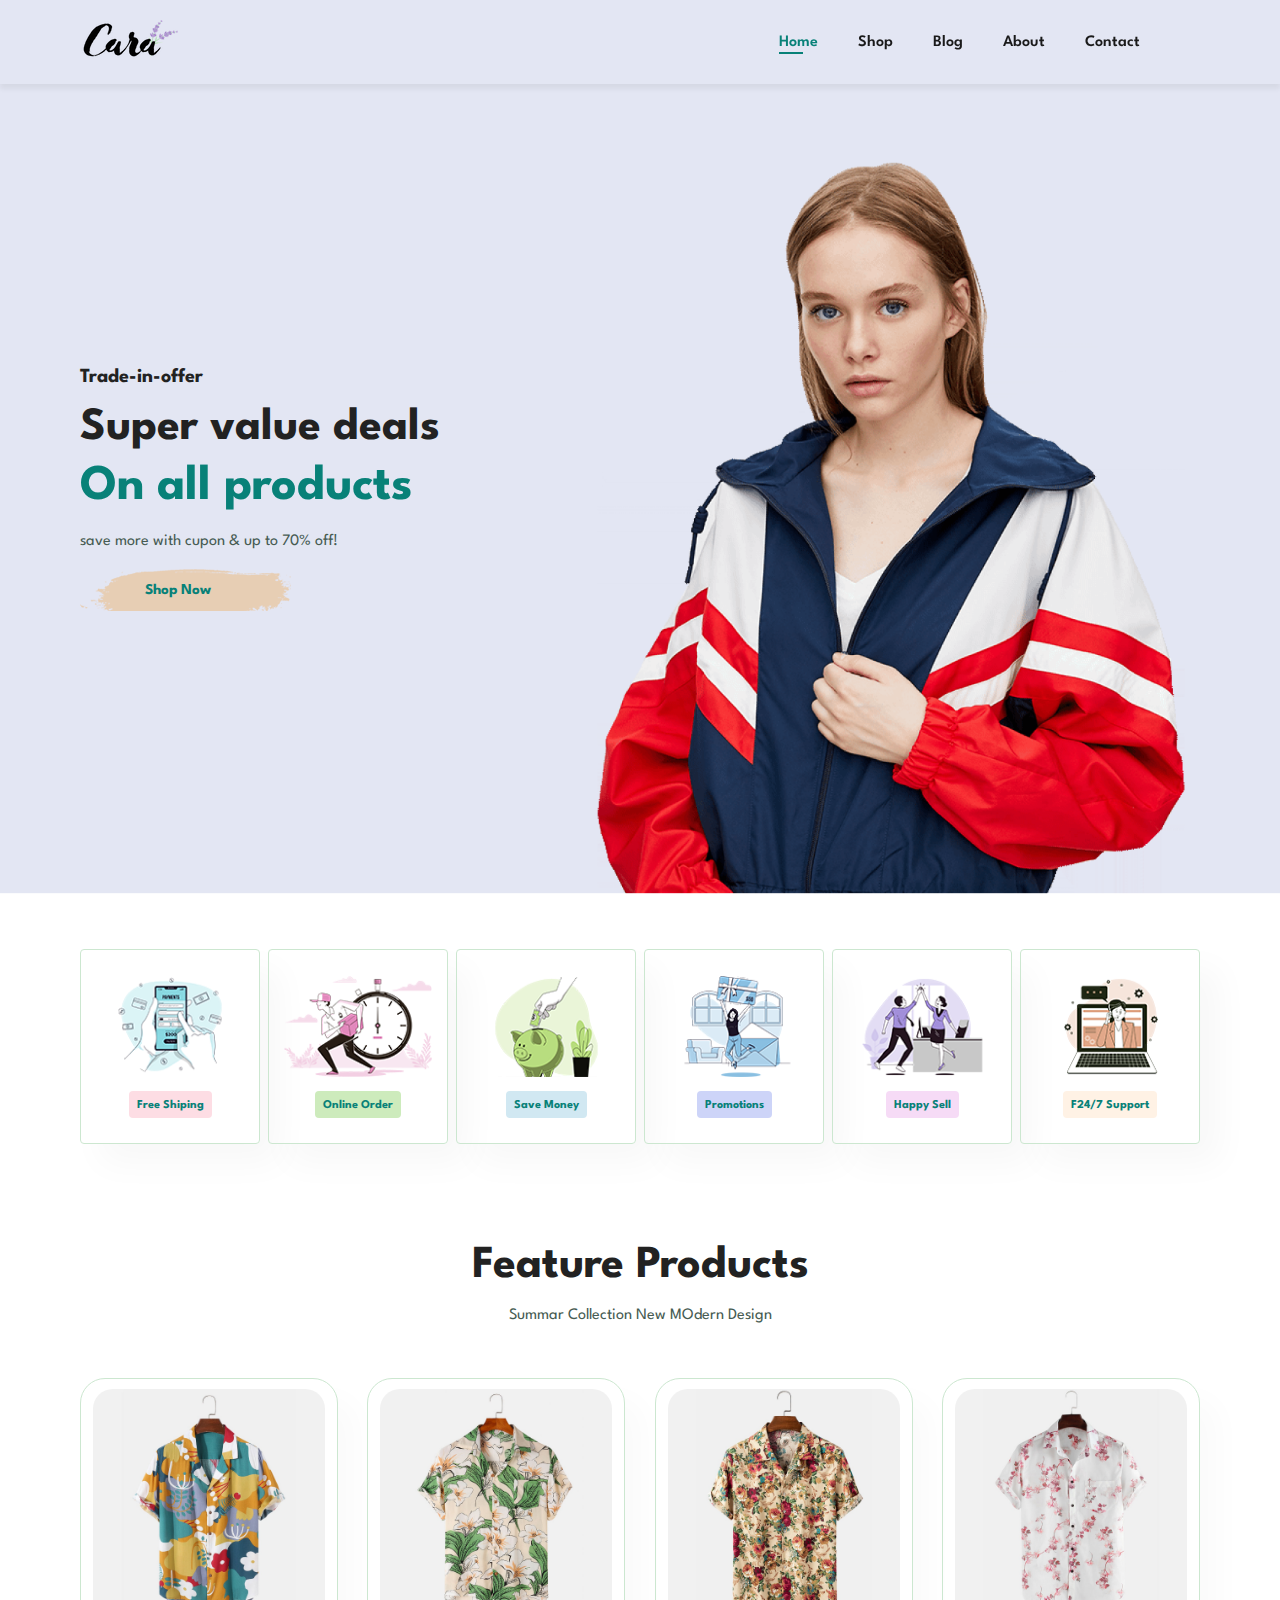
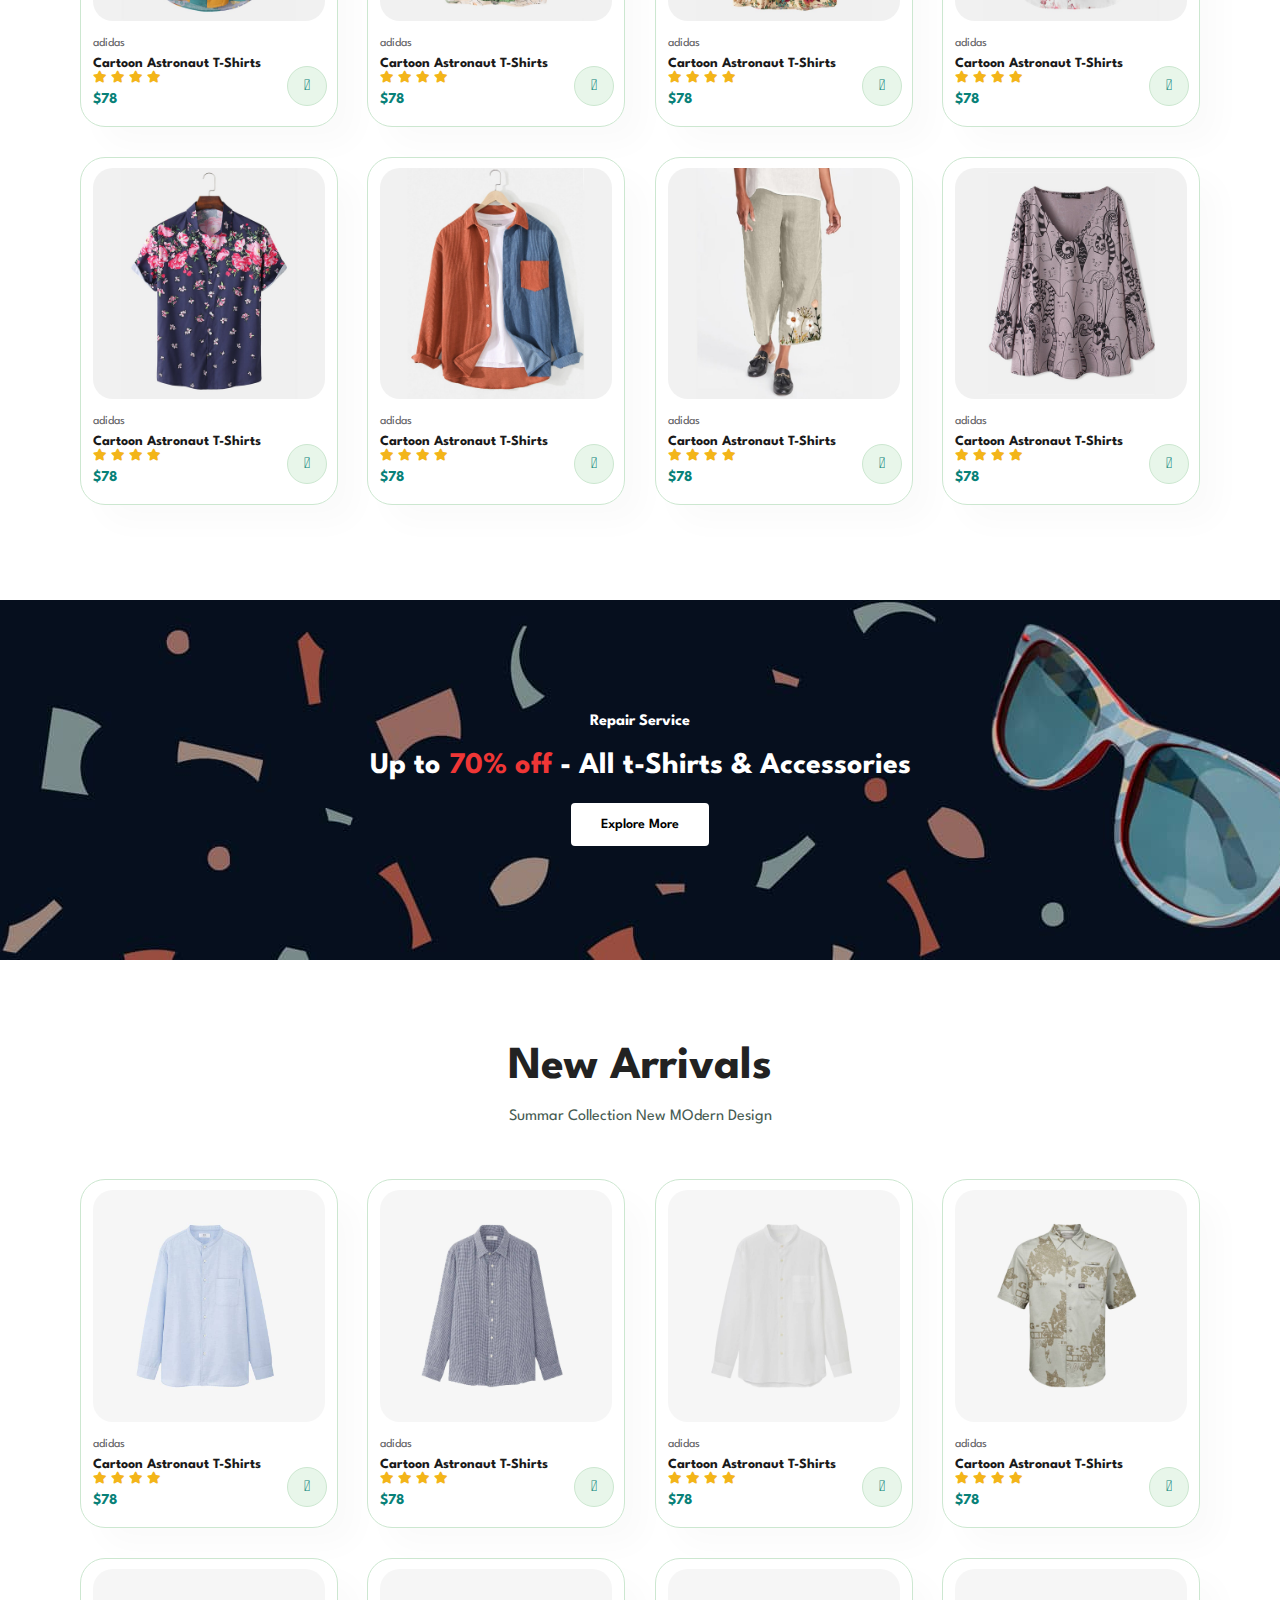
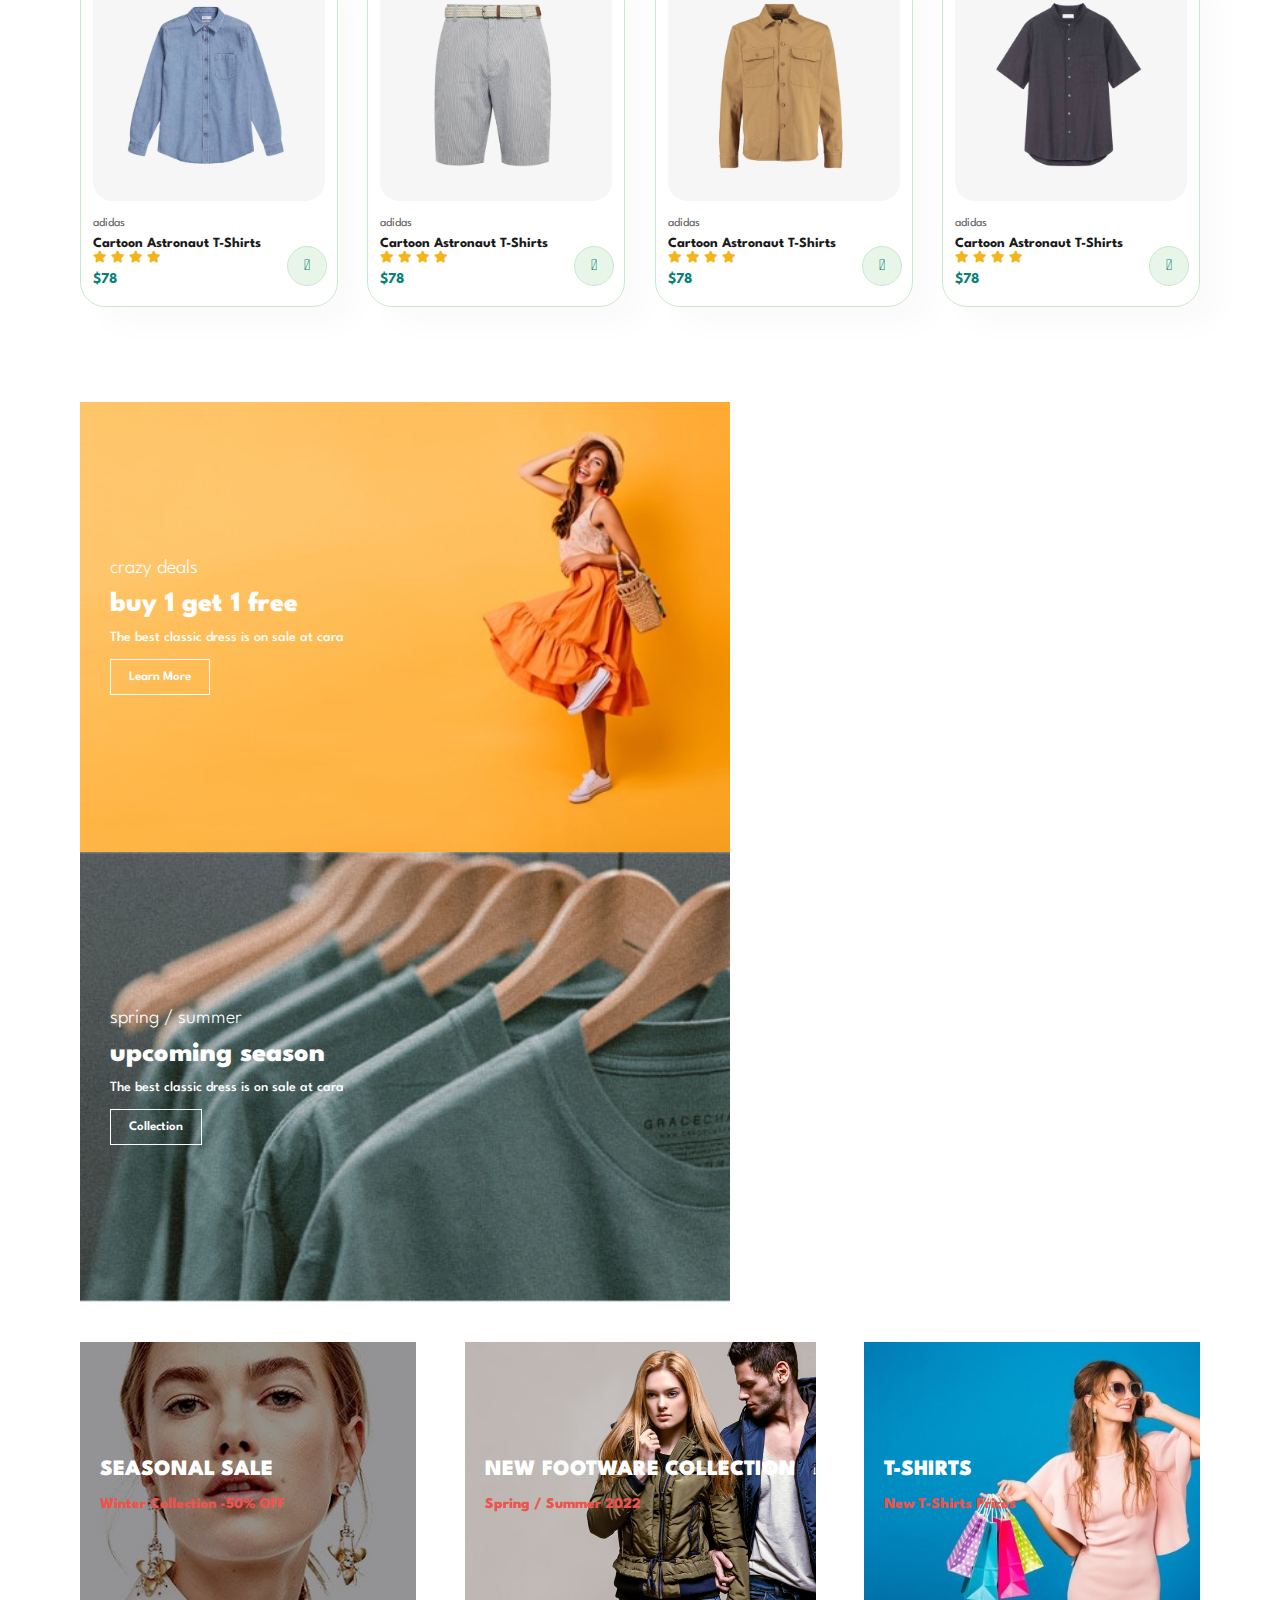
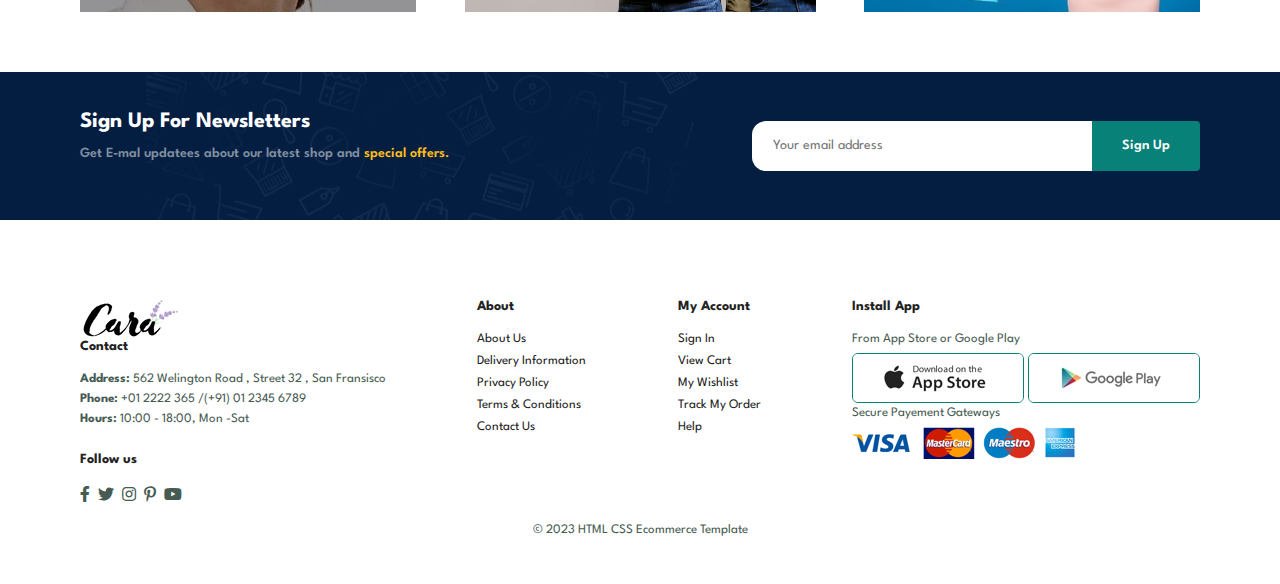
<file: index.html>
<!DOCTYPE html>
<html lang="en">
  <head>
    <meta charset="UTF-8" />
    <meta http-equiv="X-UA-Compatible" content="IE=edge" />
    <meta name="viewport" content="width=device-width, initial-scale=1.0" />
    <title>Basic Ecommerce Site</title>
    <link
      rel="stylesheet"
      href="https://pro.fontawesome.com/releases/v5.10.0/css/all.css" />

    <link rel="stylesheet" href="style.css" />
    <!-- font awesome link -->
    <link
      rel="stylesheet"
      href="https://cdnjs.cloudflare.com/ajax/libs/font-awesome/6.4.2/css/all.min.css"
      integrity="sha512-z3gLpd7yknf1YoNbCzqRKc4qyor8gaKU1qmn+CShxbuBusANI9QpRohGBreCFkKxLhei6S9CQXFEbbKuqLg0DA=="
      crossorigin="anonymous"
      referrerpolicy="no-referrer" />
  </head>

  <body>
    <secttion id="header">
      <a href="#">
        <img src="./img/logo.png" class="logo" alt="" />
      </a>
      <div>
        <ul id="navbar">
          <li><a class="active" href="index.html">Home</a></li>
          <li><a href="shop.html">Shop</a></li>
          <li><a href="blog.html">Blog</a></li>
          <li><a href="about.html">About</a></li>
          <li><a href="contact.html">Contact</a></li>
          <li id="lg-bag">
            <a href="cart.html"><i class="fa-solid fa-bag-shopping"></i></a>
          </li>
          <a href="#" id="close">
            <i class="fa fa-times" aria-hidden="true"></i>
          </a>
        </ul>
      </div>
      <div id="mobile">
        <a href="cart.html"><i class="fa-solid fa-bag-shopping"></i></a>
        <i id="bar" class="fas fa-outdent"></i>
      </div>
    </secttion>

    <section id="hero">
      <h4>Trade-in-offer</h4>
      <h2>Super value deals</h2>
      <h1>On all products</h1>
      <p>save more with cupon & up to 70% off!</p>
      <button>Shop Now</button>
    </section>

    <section id="feature" class="section-p1">
      <div class="fe-box">
        <img src="img/features/f1.png" alt="" />
        <h6>Free Shiping</h6>
      </div>
      <div class="fe-box">
        <img src="img/features/f2.png" alt="" />
        <h6>Online Order</h6>
      </div>
      <div class="fe-box">
        <img src="img/features/f3.png" alt="" />
        <h6>Save Money</h6>
      </div>
      <div class="fe-box">
        <img src="img/features/f4.png" alt="" />
        <h6>Promotions</h6>
      </div>
      <div class="fe-box">
        <img src="img/features/f5.png" alt="" />
        <h6>Happy Sell</h6>
      </div>
      <div class="fe-box">
        <img src="img/features/f6.png" alt="" />
        <h6>F24/7 Support</h6>
      </div>
    </section>

    <section id="product1" class="section-p1">
      <h2>Feature Products</h2>
      <p>Summar Collection New MOdern Design</p>
      <div class="pro-container">
        <div class="pro">
          <img src="img/products/f1.jpg" alt="" />
          <div class="des">
            <span>adidas</span>
            <h5>Cartoon Astronaut T-Shirts</h5>
            <div class="star">
              <i class="fas fa-star"></i>
              <i class="fas fa-star"></i>
              <i class="fas fa-star"></i>
              <i class="fas fa-star"></i>
            </div>
            <h4>$78</h4>
          </div>
          <a href="#"><i class="fal fa-shopping-cart cart"></i></a>
        </div>
        <div class="pro">
          <img src="img/products/f2.jpg" alt="" />
          <div class="des">
            <span>adidas</span>
            <h5>Cartoon Astronaut T-Shirts</h5>
            <div class="star">
              <i class="fas fa-star"></i>
              <i class="fas fa-star"></i>
              <i class="fas fa-star"></i>
              <i class="fas fa-star"></i>
            </div>
            <h4>$78</h4>
          </div>
          <a href="#"><i class="fal fa-shopping-cart cart"></i></a>
        </div>
        <div class="pro">
          <img src="img/products/f3.jpg" alt="" />
          <div class="des">
            <span>adidas</span>
            <h5>Cartoon Astronaut T-Shirts</h5>
            <div class="star">
              <i class="fas fa-star"></i>
              <i class="fas fa-star"></i>
              <i class="fas fa-star"></i>
              <i class="fas fa-star"></i>
            </div>
            <h4>$78</h4>
          </div>
          <a href="#"><i class="fal fa-shopping-cart cart"></i></a>
        </div>
        <div class="pro">
          <img src="img/products/f4.jpg" alt="" />
          <div class="des">
            <span>adidas</span>
            <h5>Cartoon Astronaut T-Shirts</h5>
            <div class="star">
              <i class="fas fa-star"></i>
              <i class="fas fa-star"></i>
              <i class="fas fa-star"></i>
              <i class="fas fa-star"></i>
            </div>
            <h4>$78</h4>
          </div>
          <a href="#"><i class="fal fa-shopping-cart cart"></i></a>
        </div>
        <div class="pro">
          <img src="img/products/f5.jpg" alt="" />
          <div class="des">
            <span>adidas</span>
            <h5>Cartoon Astronaut T-Shirts</h5>
            <div class="star">
              <i class="fas fa-star"></i>
              <i class="fas fa-star"></i>
              <i class="fas fa-star"></i>
              <i class="fas fa-star"></i>
            </div>
            <h4>$78</h4>
          </div>
          <a href="#"><i class="fal fa-shopping-cart cart"></i></a>
        </div>
        <div class="pro">
          <img src="img/products/f6.jpg" alt="" />
          <div class="des">
            <span>adidas</span>
            <h5>Cartoon Astronaut T-Shirts</h5>
            <div class="star">
              <i class="fas fa-star"></i>
              <i class="fas fa-star"></i>
              <i class="fas fa-star"></i>
              <i class="fas fa-star"></i>
            </div>
            <h4>$78</h4>
          </div>
          <a href="#"><i class="fal fa-shopping-cart cart"></i></a>
        </div>
        <div class="pro">
          <img src="img/products/f7.jpg" alt="" />
          <div class="des">
            <span>adidas</span>
            <h5>Cartoon Astronaut T-Shirts</h5>
            <div class="star">
              <i class="fas fa-star"></i>
              <i class="fas fa-star"></i>
              <i class="fas fa-star"></i>
              <i class="fas fa-star"></i>
            </div>
            <h4>$78</h4>
          </div>
          <a href="#"><i class="fal fa-shopping-cart cart"></i></a>
        </div>
        <div class="pro">
          <img src="img/products/f8.jpg" alt="" />
          <div class="des">
            <span>adidas</span>
            <h5>Cartoon Astronaut T-Shirts</h5>
            <div class="star">
              <i class="fas fa-star"></i>
              <i class="fas fa-star"></i>
              <i class="fas fa-star"></i>
              <i class="fas fa-star"></i>
            </div>
            <h4>$78</h4>
          </div>
          <a href="#"><i class="fal fa-shopping-cart cart"></i></a>
        </div>
      </div>
    </section>

    <section id="banner" class="section-m1">
      <h4>Repair Service</h4>
      <h2>Up to <span>70% off</span> - All t-Shirts & Accessories</h2>
      <button class="noraml">Explore More</button>
    </section>

    <section id="product1" class="section-p1">
      <h2>New Arrivals</h2>
      <p>Summar Collection New MOdern Design</p>
      <div class="pro-container">
        <div class="pro">
          <img src="img/products/n1.jpg" alt="" />
          <div class="des">
            <span>adidas</span>
            <h5>Cartoon Astronaut T-Shirts</h5>
            <div class="star">
              <i class="fas fa-star"></i>
              <i class="fas fa-star"></i>
              <i class="fas fa-star"></i>
              <i class="fas fa-star"></i>
            </div>
            <h4>$78</h4>
          </div>
          <a href="#"><i class="fal fa-shopping-cart cart"></i></a>
        </div>
        <div class="pro">
          <img src="img/products/n2.jpg" alt="" />
          <div class="des">
            <span>adidas</span>
            <h5>Cartoon Astronaut T-Shirts</h5>
            <div class="star">
              <i class="fas fa-star"></i>
              <i class="fas fa-star"></i>
              <i class="fas fa-star"></i>
              <i class="fas fa-star"></i>
            </div>
            <h4>$78</h4>
          </div>
          <a href="#"><i class="fal fa-shopping-cart cart"></i></a>
        </div>
        <div class="pro">
          <img src="img/products/n3.jpg" alt="" />
          <div class="des">
            <span>adidas</span>
            <h5>Cartoon Astronaut T-Shirts</h5>
            <div class="star">
              <i class="fas fa-star"></i>
              <i class="fas fa-star"></i>
              <i class="fas fa-star"></i>
              <i class="fas fa-star"></i>
            </div>
            <h4>$78</h4>
          </div>
          <a href="#"><i class="fal fa-shopping-cart cart"></i></a>
        </div>
        <div class="pro">
          <img src="img/products/n4.jpg" alt="" />
          <div class="des">
            <span>adidas</span>
            <h5>Cartoon Astronaut T-Shirts</h5>
            <div class="star">
              <i class="fas fa-star"></i>
              <i class="fas fa-star"></i>
              <i class="fas fa-star"></i>
              <i class="fas fa-star"></i>
            </div>
            <h4>$78</h4>
          </div>
          <a href="#"><i class="fal fa-shopping-cart cart"></i></a>
        </div>
        <div class="pro">
          <img src="img/products/n5.jpg" alt="" />
          <div class="des">
            <span>adidas</span>
            <h5>Cartoon Astronaut T-Shirts</h5>
            <div class="star">
              <i class="fas fa-star"></i>
              <i class="fas fa-star"></i>
              <i class="fas fa-star"></i>
              <i class="fas fa-star"></i>
            </div>
            <h4>$78</h4>
          </div>
          <a href="#"><i class="fal fa-shopping-cart cart"></i></a>
        </div>
        <div class="pro">
          <img src="img/products/n6.jpg" alt="" />
          <div class="des">
            <span>adidas</span>
            <h5>Cartoon Astronaut T-Shirts</h5>
            <div class="star">
              <i class="fas fa-star"></i>
              <i class="fas fa-star"></i>
              <i class="fas fa-star"></i>
              <i class="fas fa-star"></i>
            </div>
            <h4>$78</h4>
          </div>
          <a href="#"><i class="fal fa-shopping-cart cart"></i></a>
        </div>
        <div class="pro">
          <img src="img/products/n7.jpg" alt="" />
          <div class="des">
            <span>adidas</span>
            <h5>Cartoon Astronaut T-Shirts</h5>
            <div class="star">
              <i class="fas fa-star"></i>
              <i class="fas fa-star"></i>
              <i class="fas fa-star"></i>
              <i class="fas fa-star"></i>
            </div>
            <h4>$78</h4>
          </div>
          <a href="#"><i class="fal fa-shopping-cart cart"></i></a>
        </div>
        <div class="pro">
          <img src="img/products/n8.jpg" alt="" />
          <div class="des">
            <span>adidas</span>
            <h5>Cartoon Astronaut T-Shirts</h5>
            <div class="star">
              <i class="fas fa-star"></i>
              <i class="fas fa-star"></i>
              <i class="fas fa-star"></i>
              <i class="fas fa-star"></i>
            </div>
            <h4>$78</h4>
          </div>
          <a href="#"><i class="fal fa-shopping-cart cart"></i></a>
        </div>
      </div>
    </section>

    <section id="sm-banner" class="section-p1">
      <div class="banner-box">
        <h4>crazy deals</h4>
        <h2>buy 1 get 1 free</h2>
        <span>The best classic dress is on sale at cara</span>
        <button class="white">Learn More</button>
      </div>
      <div class="banner-box banner-box2">
        <h4>spring / summer</h4>
        <h2>upcoming season</h2>
        <span>The best classic dress is on sale at cara</span>
        <button class="white">Collection</button>
      </div>
    </section>

    <section id="banner3">
      <div class="banner-box">
        <h2>SEASONAL SALE</h2>
        <h3>Winter Collection -50% OFF</h3>
      </div>
      <div class="banner-box banner-box2">
        <h2>NEW FOOTWARE COLLECTION</h2>
        <h3>Spring / Summer 2022</h3>
      </div>
      <div class="banner-box banner-box3">
        <h2>T-SHIRTS</h2>
        <h3>New T-Shirts Prices</h3>
      </div>
    </section>

    <section id="newsletter" class="section-p1 section-m1">
      <div class="newstext">
        <h4>Sign Up For Newsletters</h4>
        <p>
          Get E-mal updatees about our latest shop and<span>
            special offers.</span
          >
        </p>
      </div>
      <div class="form">
        <input type="text" placeholder="Your email address" />
        <button class="noraml">Sign Up</button>
      </div>
    </section>

    <footer class="section-p1">
      <div class="col">
        <img class="logo" src="img/logo.png" alt="" />
        <h4>Contact</h4>
        <p>
          <strong>Address:</strong> 562 Welington Road , Street 32 , San
          Fransisco
        </p>
        <p><strong>Phone:</strong> +01 2222 365 /(+91) 01 2345 6789</p>
        <p><strong>Hours:</strong> 10:00 - 18:00, Mon -Sat</p>
        <div class="follow">
          <h4>Follow us</h4>
          <div class="icon">
            <i class="fab fa-facebook-f"></i>
            <i class="fab fa-twitter"></i>
            <i class="fab fa-instagram"></i>
            <i class="fab fa-pinterest-p"></i>
            <i class="fab fa-youtube"></i>
          </div>
        </div>
      </div>

      <div class="col">
        <h4>About</h4>
        <a href="#">About Us</a>
        <a href="#">Delivery Information</a>
        <a href="#">Privacy Policy</a>
        <a href="#">Terms & Conditions</a>
        <a href="#">Contact Us</a>
      </div>

      <div class="col">
        <h4>My Account</h4>
        <a href="#">Sign In</a>
        <a href="#">View Cart</a>
        <a href="#">My Wishlist</a>
        <a href="#">Track My Order</a>
        <a href="#">Help</a>
      </div>

      <div class="col install">
        <h4>Install App</h4>
        <p>From App Store or Google Play</p>
        <div class="row">
          <img src="img/pay/app.jpg" alt="" />
          <img src="img/pay/play.jpg" alt="" />
        </div>
        <p>Secure Payement Gateways</p>
        <img src="img/pay/pay.png" alt="" />
      </div>

      <div class="copyright">
        <p><span>&copy;</span> 2023 HTML CSS Ecommerce Template</p>
      </div>
    </footer>

    <script src="script.js"></script>
  </body>
</html>
</file>
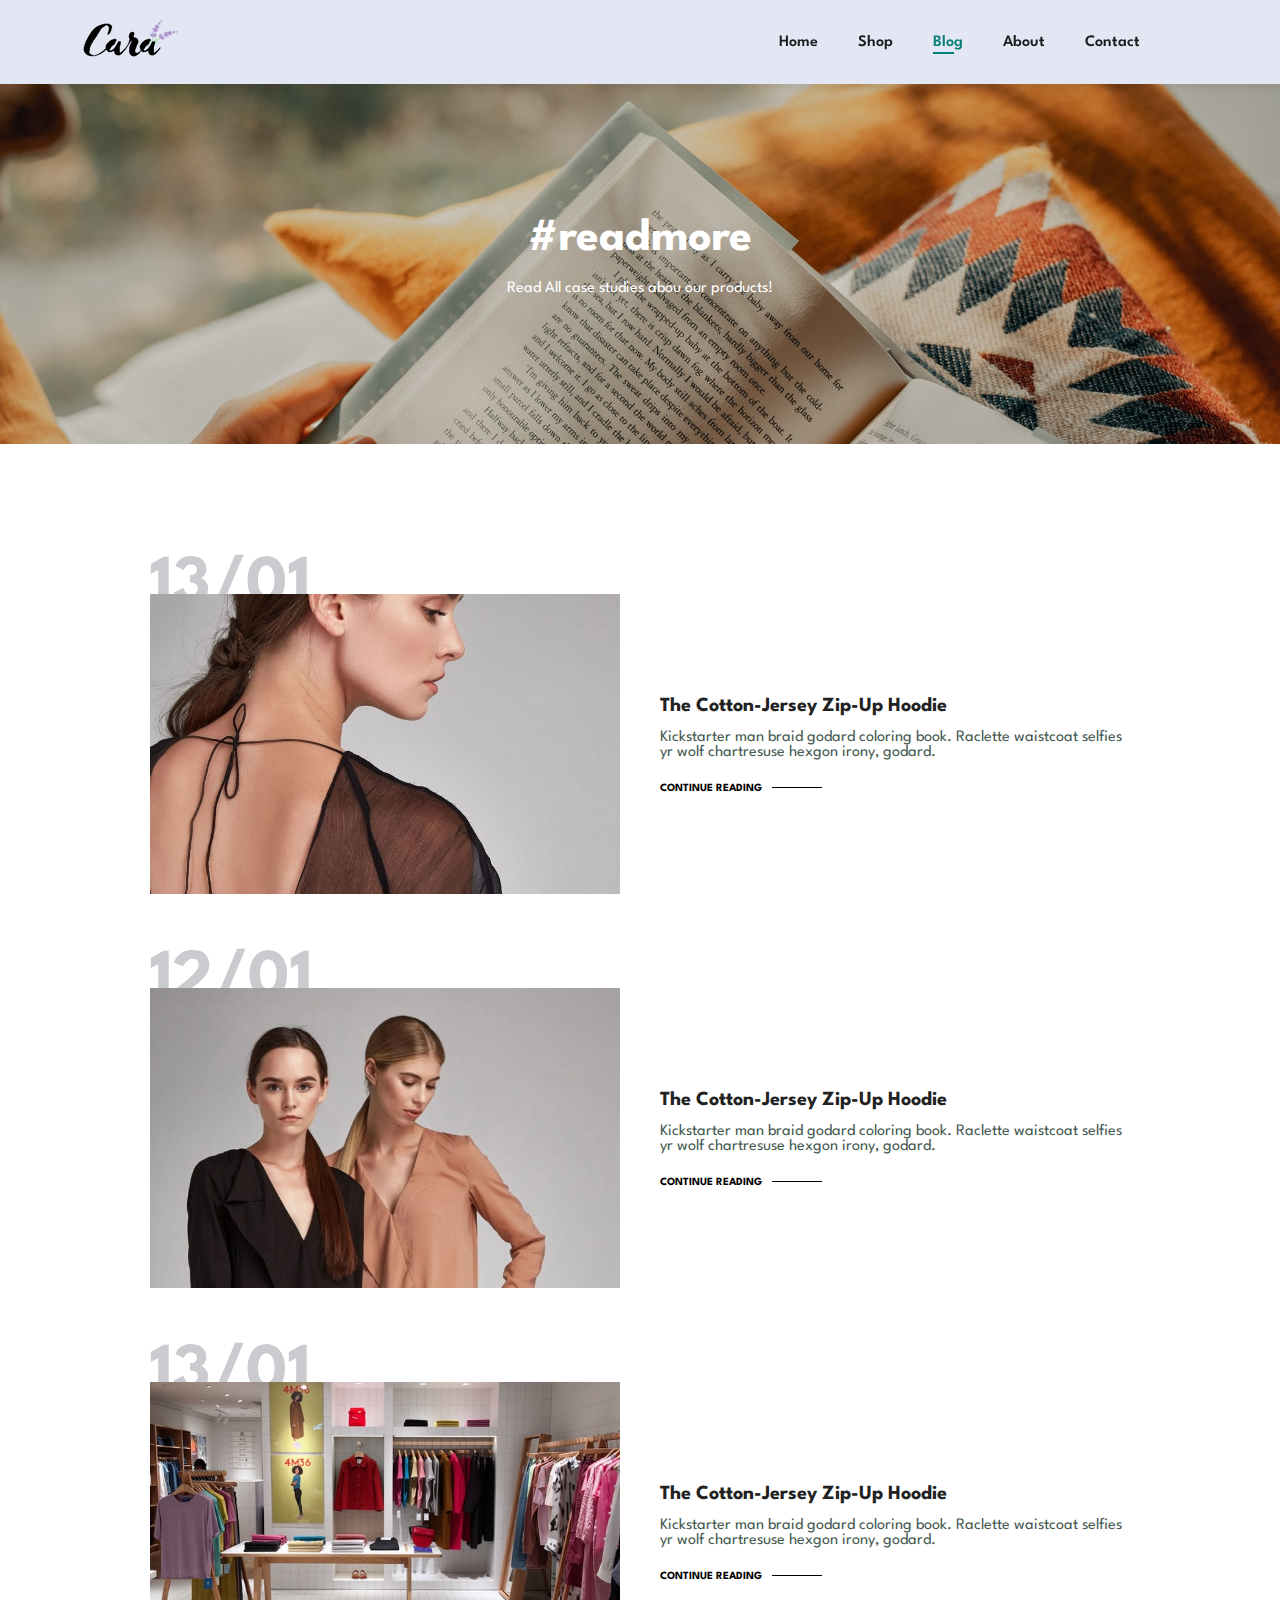
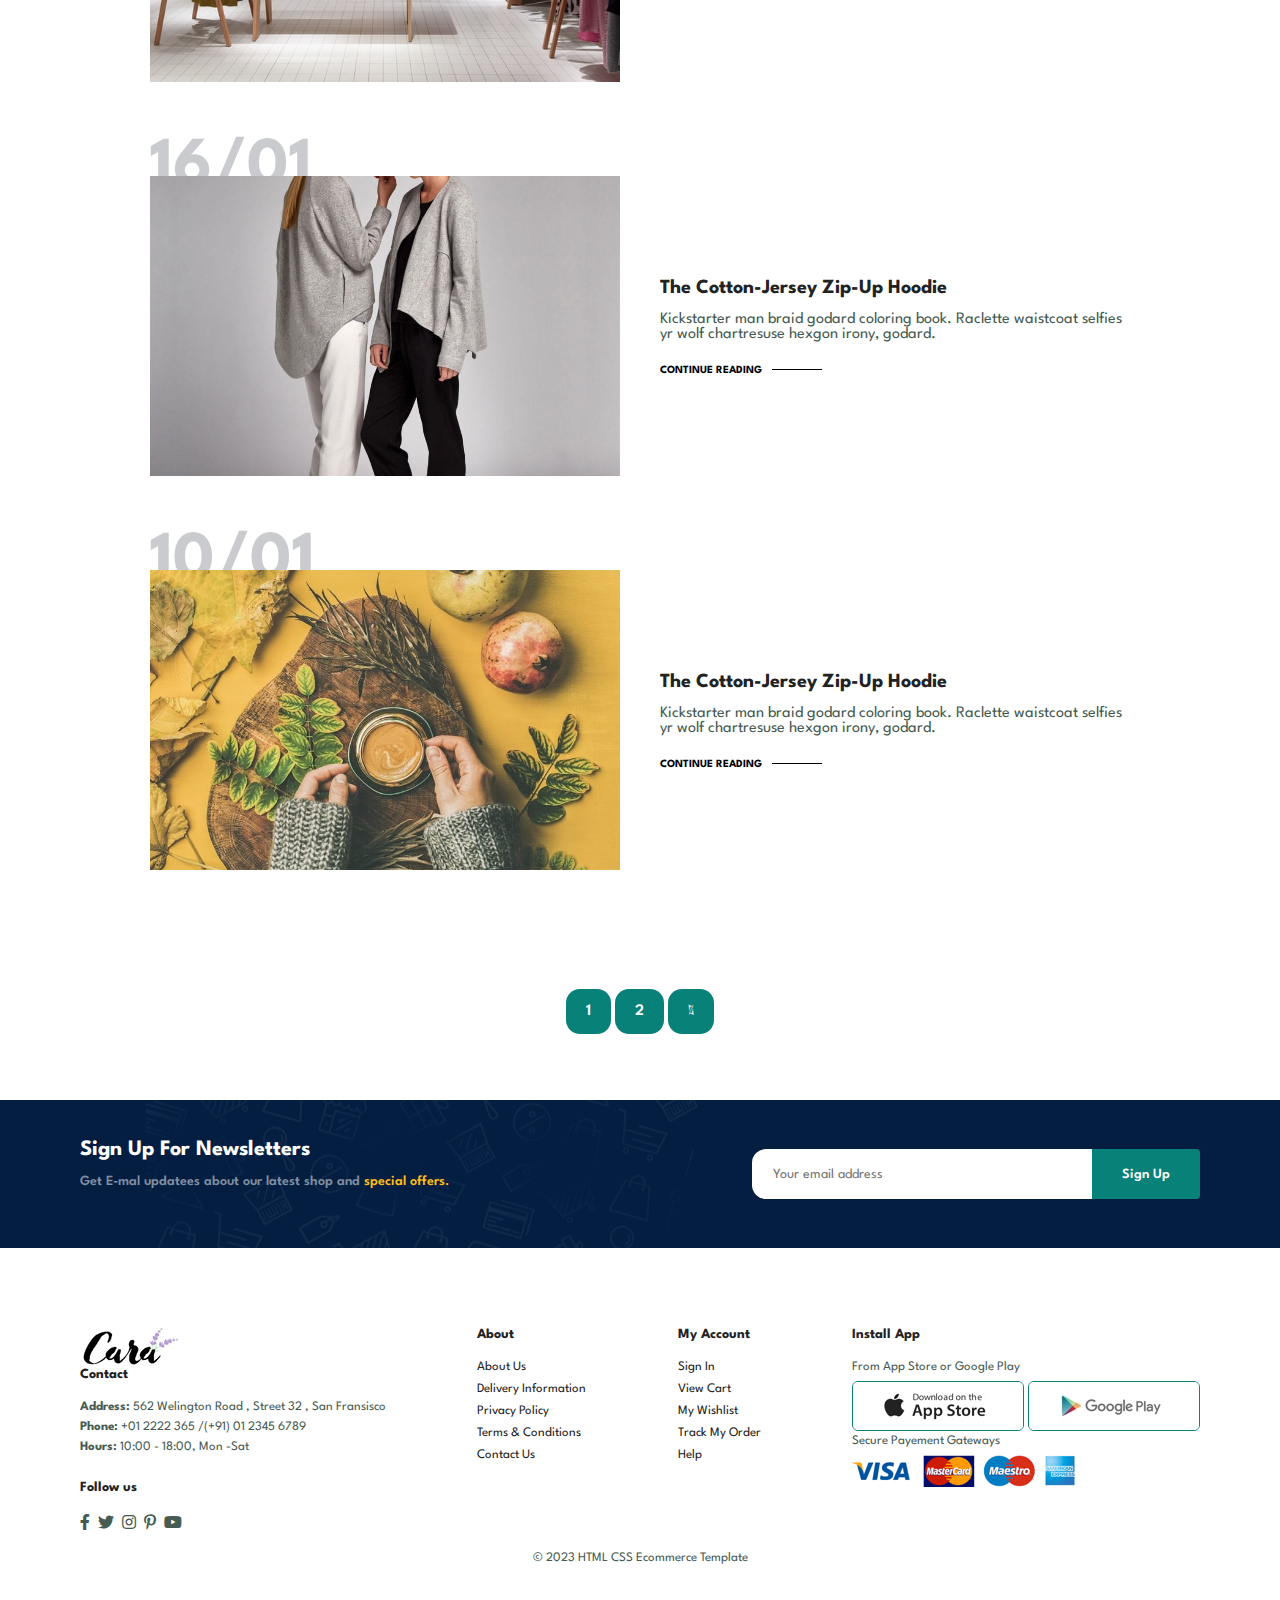
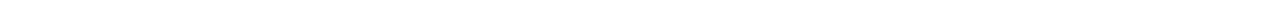
<file: blog.html>
<!DOCTYPE html>
<html lang="en">
  <head>
    <meta charset="UTF-8" />
    <meta http-equiv="X-UA-Compatible" content="IE=edge" />
    <meta name="viewport" content="width=device-width, initial-scale=1.0" />
    <title>Basic Ecommerce Site</title>
    <link
      rel="stylesheet"
      href="https://pro.fontawesome.com/releases/v5.10.0/css/all.css" />

    <link rel="stylesheet" href="style.css" />
    <!-- font awesome link -->
    <link
      rel="stylesheet"
      href="https://cdnjs.cloudflare.com/ajax/libs/font-awesome/6.4.2/css/all.min.css"
      integrity="sha512-z3gLpd7yknf1YoNbCzqRKc4qyor8gaKU1qmn+CShxbuBusANI9QpRohGBreCFkKxLhei6S9CQXFEbbKuqLg0DA=="
      crossorigin="anonymous"
      referrerpolicy="no-referrer" />
  </head>

  <body>
    <secttion id="header">
      <a href="#">
        <img src="./img/logo.png" class="logo" alt="" />
      </a>
      <div>
        <ul id="navbar">
          <li><a href="index.html">Home</a></li>
          <li><a href="shop.html">Shop</a></li>
          <li><a class="active" href="blog.html">Blog</a></li>
          <li><a href="about.html">About</a></li>
          <li><a href="contact.html">Contact</a></li>
          <li id="lg-bag">
            <a href="cart.html"><i class="fa-solid fa-bag-shopping"></i></a>
          </li>
          <a href="#" id="close">
            <i class="fa fa-times" aria-hidden="true"></i>
          </a>
        </ul>
      </div>
      <div id="mobile">
        <a href="cart.html"><i class="fa-solid fa-bag-shopping"></i></a>
        <i id="bar" class="fas fa-outdent"></i>
      </div>
    </secttion>

    <section id="page-header" class="blog-header">
      <h2>#readmore</h2>
      <p>Read All case studies abou our products!</p>
    </section>

    <section id="blog">
      <div class="blog-box">
        <div class="blog-img">
          <img src="img/blog/b1.jpg" alt="" />
        </div>
        <div class="blog-details">
          <h4>The Cotton-Jersey Zip-Up Hoodie</h4>
          <p>
            Kickstarter man braid godard coloring book. Raclette waistcoat
            selfies yr wolf chartresuse hexgon irony, godard.
          </p>
          <a href="#">CONTINUE READING</a>
        </div>
        <h1>13/01</h1>
      </div>
      <div class="blog-box">
        <div class="blog-img">
          <img src="img/blog/b2.jpg" alt="" />
        </div>
        <div class="blog-details">
          <h4>The Cotton-Jersey Zip-Up Hoodie</h4>
          <p>
            Kickstarter man braid godard coloring book. Raclette waistcoat
            selfies yr wolf chartresuse hexgon irony, godard.
          </p>
          <a href="#">CONTINUE READING</a>
        </div>
        <h1>12/01</h1>
      </div>
      <div class="blog-box">
        <div class="blog-img">
          <img src="img/blog/b3.jpg" alt="" />
        </div>
        <div class="blog-details">
          <h4>The Cotton-Jersey Zip-Up Hoodie</h4>
          <p>
            Kickstarter man braid godard coloring book. Raclette waistcoat
            selfies yr wolf chartresuse hexgon irony, godard.
          </p>
          <a href="#">CONTINUE READING</a>
        </div>
        <h1>13/01</h1>
      </div>
      <div class="blog-box">
        <div class="blog-img">
          <img src="img/blog/b4.jpg" alt="" />
        </div>
        <div class="blog-details">
          <h4>The Cotton-Jersey Zip-Up Hoodie</h4>
          <p>
            Kickstarter man braid godard coloring book. Raclette waistcoat
            selfies yr wolf chartresuse hexgon irony, godard.
          </p>
          <a href="#">CONTINUE READING</a>
        </div>
        <h1>16/01</h1>
      </div>
      <div class="blog-box">
        <div class="blog-img">
          <img src="img/blog/b6.jpg" alt="" />
        </div>
        <div class="blog-details">
          <h4>The Cotton-Jersey Zip-Up Hoodie</h4>
          <p>
            Kickstarter man braid godard coloring book. Raclette waistcoat
            selfies yr wolf chartresuse hexgon irony, godard.
          </p>
          <a href="#">CONTINUE READING</a>
        </div>
        <h1>10/01</h1>
      </div>
    </section>

    <section id="pagination" class="section-p1">
      <a href="">1</a>
      <a href="">2</a>
      <a href=""><i class="fal fa-long-arrow-alt-right"></i></a>
    </section>

    <section id="newsletter" class="section-p1 section-m1">
      <div class="newstext">
        <h4>Sign Up For Newsletters</h4>
        <p>
          Get E-mal updatees about our latest shop and<span>
            special offers.</span
          >
        </p>
      </div>
      <div class="form">
        <input type="text" placeholder="Your email address" />
        <button class="noraml">Sign Up</button>
      </div>
    </section>

    <footer class="section-p1">
      <div class="col">
        <img class="logo" src="img/logo.png" alt="" />
        <h4>Contact</h4>
        <p>
          <strong>Address:</strong> 562 Welington Road , Street 32 , San
          Fransisco
        </p>
        <p><strong>Phone:</strong> +01 2222 365 /(+91) 01 2345 6789</p>
        <p><strong>Hours:</strong> 10:00 - 18:00, Mon -Sat</p>
        <div class="follow">
          <h4>Follow us</h4>
          <div class="icon">
            <i class="fab fa-facebook-f"></i>
            <i class="fab fa-twitter"></i>
            <i class="fab fa-instagram"></i>
            <i class="fab fa-pinterest-p"></i>
            <i class="fab fa-youtube"></i>
          </div>
        </div>
      </div>

      <div class="col">
        <h4>About</h4>
        <a href="#">About Us</a>
        <a href="#">Delivery Information</a>
        <a href="#">Privacy Policy</a>
        <a href="#">Terms & Conditions</a>
        <a href="#">Contact Us</a>
      </div>

      <div class="col">
        <h4>My Account</h4>
        <a href="#">Sign In</a>
        <a href="#">View Cart</a>
        <a href="#">My Wishlist</a>
        <a href="#">Track My Order</a>
        <a href="#">Help</a>
      </div>

      <div class="col install">
        <h4>Install App</h4>
        <p>From App Store or Google Play</p>
        <div class="row">
          <img src="img/pay/app.jpg" alt="" />
          <img src="img/pay/play.jpg" alt="" />
        </div>
        <p>Secure Payement Gateways</p>
        <img src="img/pay/pay.png" alt="" />
      </div>

      <div class="copyright">
        <p><span>&copy;</span> 2023 HTML CSS Ecommerce Template</p>
      </div>
    </footer>

    <script src="script.js"></script>
  </body>
</html>
</file>
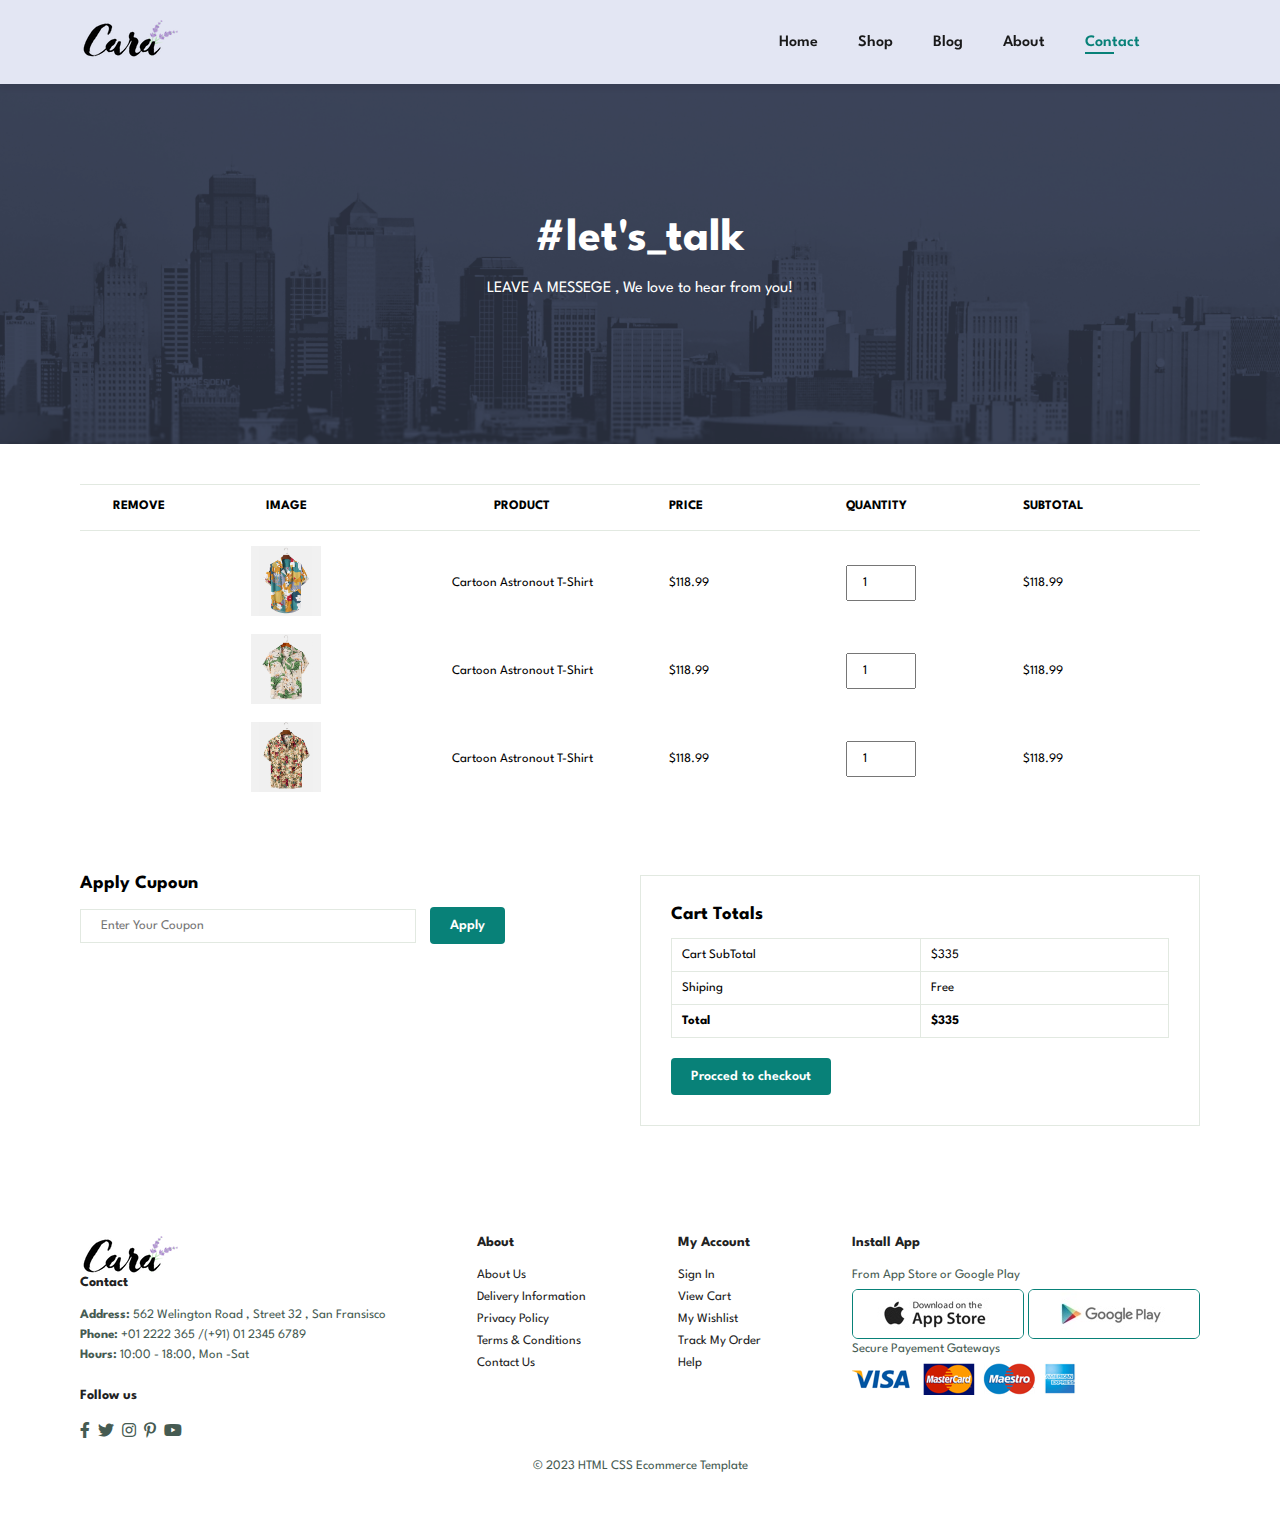
<file: cart.html>
<!DOCTYPE html>
<html lang="en">

<head>
    <meta charset="UTF-8" />
    <meta http-equiv="X-UA-Compatible" content="IE=edge" />
    <meta name="viewport" content="width=device-width, initial-scale=1.0" />
    <title>Basic Ecommerce Site</title>
    <link rel="stylesheet" href="https://pro.fontawesome.com/releases/v5.10.0/css/all.css" />

    <link rel="stylesheet" href="style.css" />
    <!-- font awesome link -->
    <link rel="stylesheet" href="https://cdnjs.cloudflare.com/ajax/libs/font-awesome/6.4.2/css/all.min.css" integrity="sha512-z3gLpd7yknf1YoNbCzqRKc4qyor8gaKU1qmn+CShxbuBusANI9QpRohGBreCFkKxLhei6S9CQXFEbbKuqLg0DA==" crossorigin="anonymous" referrerpolicy="no-referrer"
    />
</head>

<body>
    <secttion id="header">
        <a href="#">
            <img src="./img/logo.png" class="logo" alt="" />
        </a>
        <div>
            <ul id="navbar">
                <li><a href="index.html">Home</a></li>
                <li><a href="shop.html">Shop</a></li>
                <li><a href="blog.html">Blog</a></li>
                <li><a href="about.html">About</a></li>
                <li><a class="active" href="contact.html">Contact</a></li>
                <li id="lg-bag">
                    <a href="cart.html"><i class="fa-solid fa-bag-shopping"></i></a>
                </li>
                <a href="#" id="close">
                    <i class="fa fa-times" aria-hidden="true"></i>
                </a>
            </ul>
        </div>
        <div id="mobile">
            <a href="cart.html"><i class="fa-solid fa-bag-shopping"></i></a>
            <i id="bar" class="fas fa-outdent"></i>
        </div>
    </secttion>

    <section id="page-header" class="about-header">
        <h2>#let's_talk</h2>
        <p>LEAVE A MESSEGE , We love to hear from you!</p>
    </section>

    <section id="cart" class="section-p1">
        <table width="100%">
            <thead>
                <tr>
                    <td>Remove</td>
                    <td>Image</td>
                    <td>Product</td>
                    <td>Price</td>
                    <td>Quantity</td>
                    <td>SubTotal</td>
                </tr>
                <tbody>
                    <tr>
                        <td>
                            <a href=""><i class="fa fa-close"></i></a>
                        </td>
                        <td><img src="img/products/f1.jpg" alt=""></td>
                        <td>Cartoon Astronout T-Shirt</td>
                        <td>$118.99</td>
                        <td><input type="number" value="1"></td>
                        <td>$118.99</td>
                    </tr>
                    <tr>
                        <td>
                            <a href=""><i class="fa fa-close"></i></a>
                        </td>
                        <td><img src="img/products/f2.jpg" alt=""></td>
                        <td>Cartoon Astronout T-Shirt</td>
                        <td>$118.99</td>
                        <td><input type="number" value="1"></td>
                        <td>$118.99</td>
                    </tr>
                    <tr>
                        <td>
                            <a href=""><i class="fa fa-close"></i></a>
                        </td>
                        <td><img src="img/products/f3.jpg" alt=""></td>
                        <td>Cartoon Astronout T-Shirt</td>
                        <td>$118.99</td>
                        <td><input type="number" value="1"></td>
                        <td>$118.99</td>
                    </tr>
                </tbody>
            </thead>
        </table>
    </section>

    <section id="cart-add" class="section-p1">
        <div id="coupn">
            <h3>Apply Cupoun</h3>
            <div>
                <input type="text" placeholder="Enter Your Coupon">
                <button class="noraml">Apply</button>
            </div>
        </div>
        <div id="subtotal">
            <h3>Cart Totals</h3>
            <table>
                <tr>
                    <td>Cart SubTotal</td>
                    <td>$335</td>
                </tr>
                <tr>
                    <td>Shiping</td>
                    <td>Free</td>
                </tr>
                <tr>
                    <td><strong>Total</strong></td>
                    <td><strong>$335</strong></td>
                </tr>
            </table>
            <button class="noraml">Procced to checkout</button>
        </div>
    </section>

    <footer class="section-p1">
        <div class="col">
            <img class="logo" src="img/logo.png" alt="" />
            <h4>Contact</h4>
            <p>
                <strong>Address:</strong> 562 Welington Road , Street 32 , San Fransisco
            </p>
            <p><strong>Phone:</strong> +01 2222 365 /(+91) 01 2345 6789</p>
            <p><strong>Hours:</strong> 10:00 - 18:00, Mon -Sat</p>
            <div class="follow">
                <h4>Follow us</h4>
                <div class="icon">
                    <i class="fab fa-facebook-f"></i>
                    <i class="fab fa-twitter"></i>
                    <i class="fab fa-instagram"></i>
                    <i class="fab fa-pinterest-p"></i>
                    <i class="fab fa-youtube"></i>
                </div>
            </div>
        </div>

        <div class="col">
            <h4>About</h4>
            <a href="#">About Us</a>
            <a href="#">Delivery Information</a>
            <a href="#">Privacy Policy</a>
            <a href="#">Terms & Conditions</a>
            <a href="#">Contact Us</a>
        </div>

        <div class="col">
            <h4>My Account</h4>
            <a href="#">Sign In</a>
            <a href="#">View Cart</a>
            <a href="#">My Wishlist</a>
            <a href="#">Track My Order</a>
            <a href="#">Help</a>
        </div>

        <div class="col install">
            <h4>Install App</h4>
            <p>From App Store or Google Play</p>
            <div class="row">
                <img src="img/pay/app.jpg" alt="" />
                <img src="img/pay/play.jpg" alt="" />
            </div>
            <p>Secure Payement Gateways</p>
            <img src="img/pay/pay.png" alt="" />
        </div>

        <div class="copyright">
            <p><span>&copy;</span> 2023 HTML CSS Ecommerce Template</p>
        </div>
    </footer>

    <script src="script.js"></script>
</body>

</html>
</file>
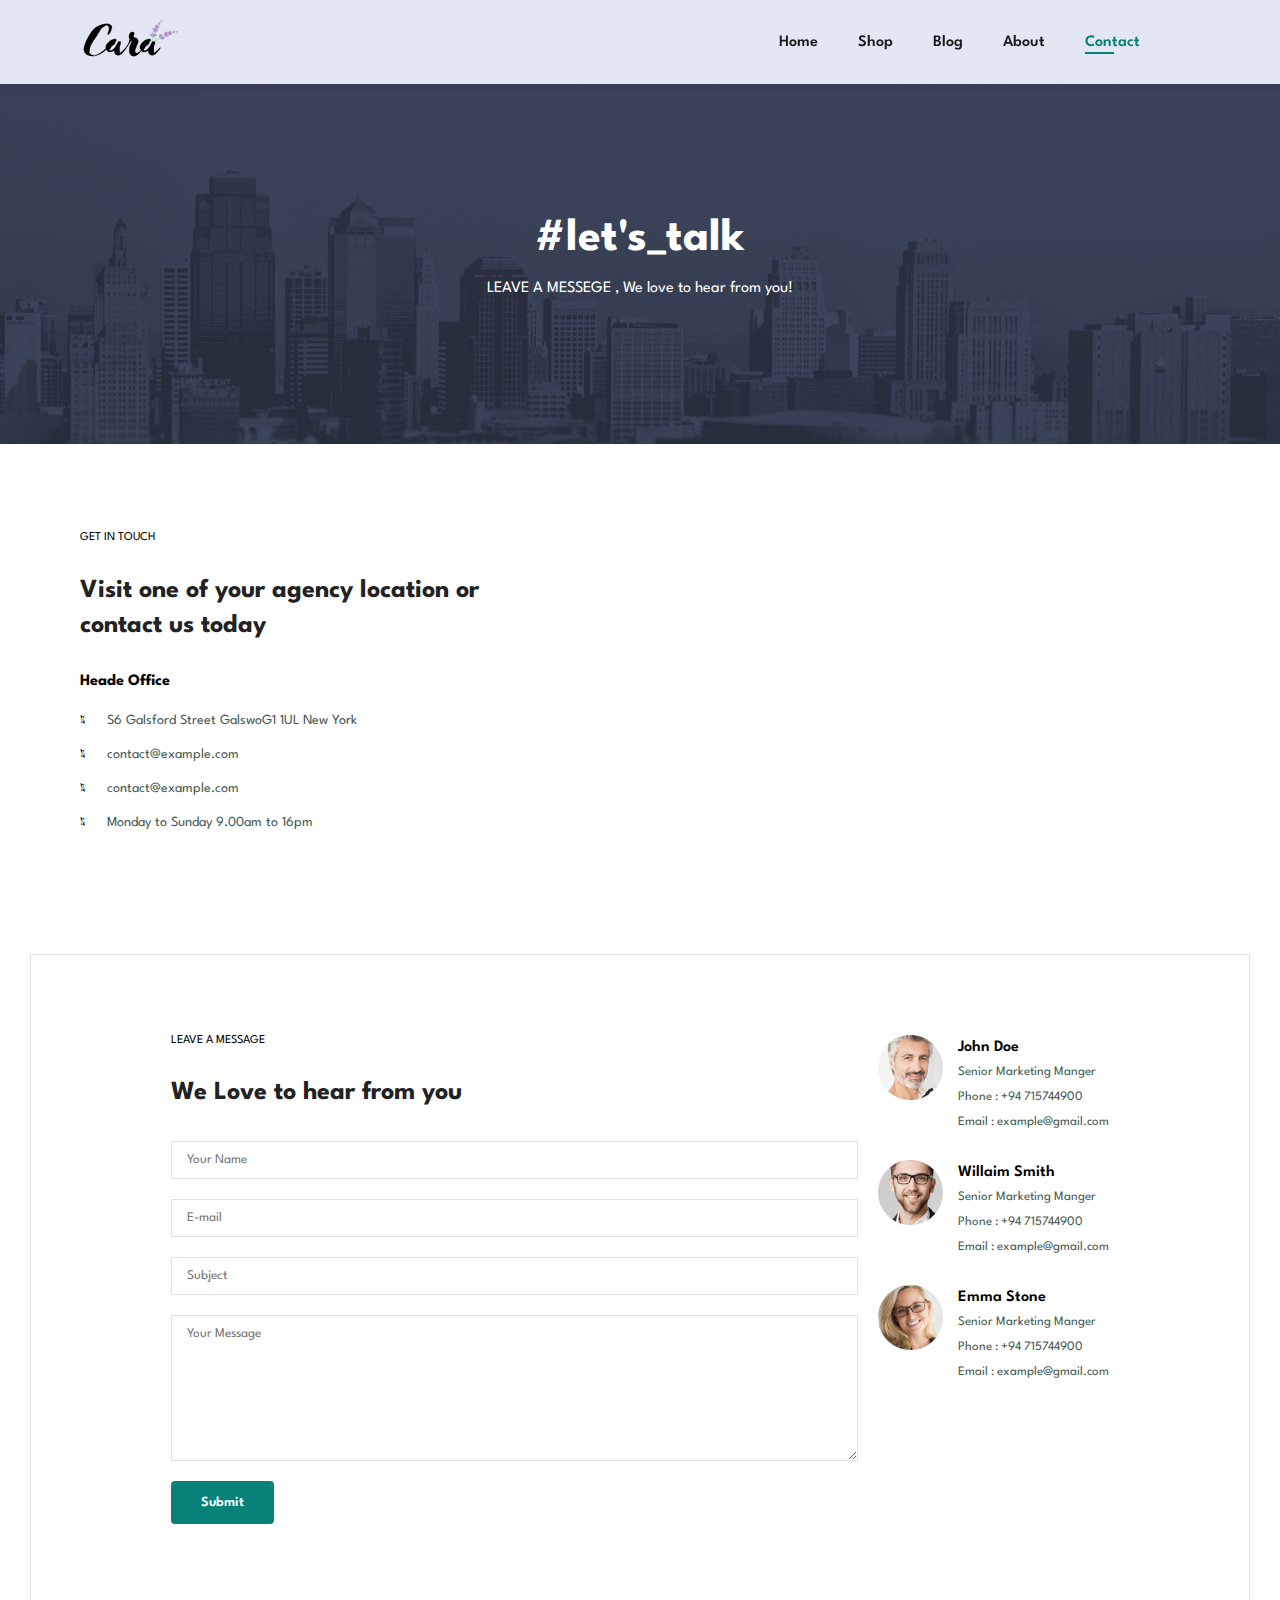
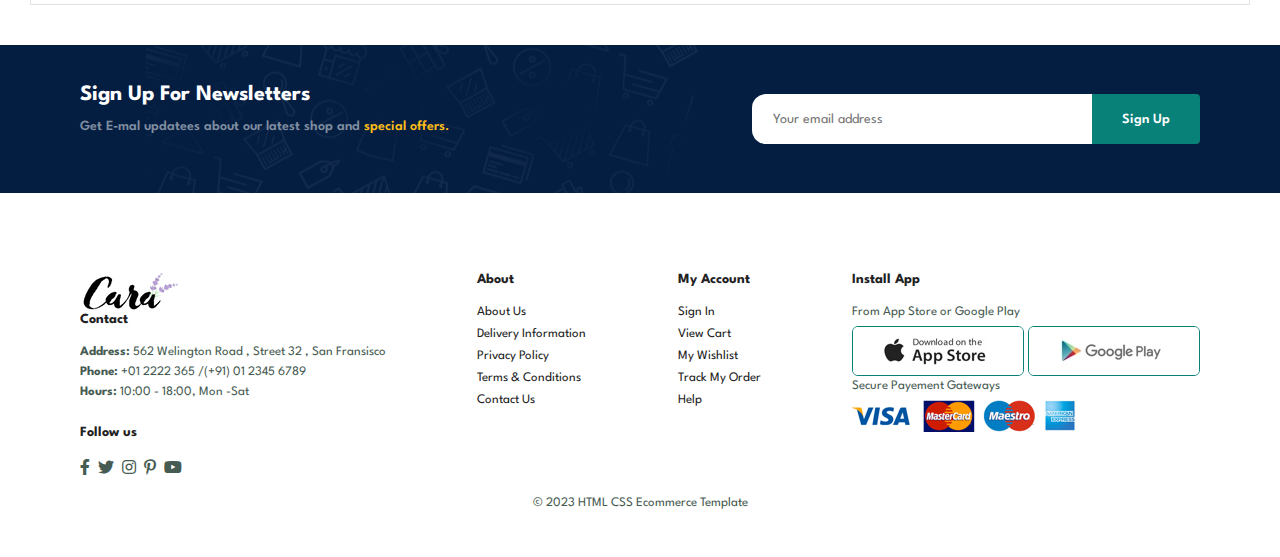
<file: contact.html>
<!DOCTYPE html>
<html lang="en">
  <head>
    <meta charset="UTF-8" />
    <meta http-equiv="X-UA-Compatible" content="IE=edge" />
    <meta name="viewport" content="width=device-width, initial-scale=1.0" />
    <title>Basic Ecommerce Site</title>
    <link
      rel="stylesheet"
      href="https://pro.fontawesome.com/releases/v5.10.0/css/all.css" />

    <link rel="stylesheet" href="style.css" />
    <!-- font awesome link -->
    <link
      rel="stylesheet"
      href="https://cdnjs.cloudflare.com/ajax/libs/font-awesome/6.4.2/css/all.min.css"
      integrity="sha512-z3gLpd7yknf1YoNbCzqRKc4qyor8gaKU1qmn+CShxbuBusANI9QpRohGBreCFkKxLhei6S9CQXFEbbKuqLg0DA=="
      crossorigin="anonymous"
      referrerpolicy="no-referrer" />
  </head>

  <body>
    <secttion id="header">
      <a href="#">
        <img src="./img/logo.png" class="logo" alt="" />
      </a>
      <div>
        <ul id="navbar">
          <li><a href="index.html">Home</a></li>
          <li><a href="shop.html">Shop</a></li>
          <li><a href="blog.html">Blog</a></li>
          <li><a href="about.html">About</a></li>
          <li><a class="active" href="contact.html">Contact</a></li>
          <li id="lg-bag">
            <a href="cart.html"><i class="fa-solid fa-bag-shopping"></i></a>
          </li>
          <a href="#" id="close">
            <i class="fa fa-times" aria-hidden="true"></i>
          </a>
        </ul>
      </div>
      <div id="mobile">
        <a href="cart.html"><i class="fa-solid fa-bag-shopping"></i></a>
        <i id="bar" class="fas fa-outdent"></i>
      </div>
    </secttion>

    <section id="page-header" class="about-header">
      <h2>#let's_talk</h2>
      <p>LEAVE A MESSEGE , We love to hear from you!</p>
    </section>

    <section id="contact-details" class="section-p1">
      <div class="details">
        <span>GET IN TOUCH</span>
        <h2>Visit one of your agency location or contact us today</h2>
        <h3>Heade Office</h3>
        <div>
          <li>
            <i class="fal fa-map"></i>
            <p>S6 Galsford Street GalswoG1 1UL New York</p>
          </li>
          <li>
            <i class="fal fa-envelope"></i>
            <p>contact@example.com</p>
          </li>
          <li>
            <i class="fal fa-phone-alt"></i>
            <p>contact@example.com</p>
          </li>
          <li>
            <i class="fal fa-clock"></i>
            <p>Monday to Sunday 9.00am to 16pm</p>
          </li>
        </div>
      </div>
      <div class="map">
        <iframe
          src="https://www.google.com/maps/embed?pb=!1m18!1m12!1m3!1d3961.3659431271644!2d79.94714967454065!3d6.8466602193245665!2m3!1f0!2f0!3f0!3m2!1i1024!2i768!4f13.1!3m3!1m2!1s0x3ae251b980859f9d%3A0xf4fdd5d29acada50!2sBODY%20HIGHLIGHT%20GYM%20%26%20FITNESS%20CENTER!5e0!3m2!1sen!2slk!4v1698848101494!5m2!1sen!2slk"
          width="600"
          height="450"
          style="border: 0"
          allowfullscreen=""
          loading="lazy"
          referrerpolicy="no-referrer-when-downgrade"></iframe>
      </div>
    </section>

    <section id="form-details">
      <form action="">
        <span>LEAVE A MESSAGE</span>
        <h2>We Love to hear from you</h2>
        <input type="text" placeholder="Your Name" />
        <input type="text" placeholder="E-mail" />
        <input type="text" placeholder="Subject" />
        <textarea
          name=""
          id=""
          cols="30"
          rows="10"
          placeholder="Your Message"></textarea>
        <button class="noraml">Submit</button>
      </form>
      <div class="people">
        <div>
          <img src="img/people/1.png" alt="" />
          <p>
            <span>John Doe</span>Senior Marketing Manger <br />
            Phone : +94 715744900 <br />
            Email : example@gmail.com
          </p>
        </div>
        <div>
          <img src="img/people/2.png" alt="" />
          <p>
            <span>Willaim Smith</span>Senior Marketing Manger <br />
            Phone : +94 715744900 <br />
            Email : example@gmail.com
          </p>
        </div>
        <div>
          <img src="img/people/3.png" alt="" />
          <p>
            <span>Emma Stone</span>Senior Marketing Manger <br />
            Phone : +94 715744900 <br />
            Email : example@gmail.com
          </p>
        </div>
      </div>
    </section>

    <section id="newsletter" class="section-p1 section-m1">
      <div class="newstext">
        <h4>Sign Up For Newsletters</h4>
        <p>
          Get E-mal updatees about our latest shop and<span>
            special offers.</span
          >
        </p>
      </div>
      <div class="form">
        <input type="text" placeholder="Your email address" />
        <button class="noraml">Sign Up</button>
      </div>
    </section>

    <footer class="section-p1">
      <div class="col">
        <img class="logo" src="img/logo.png" alt="" />
        <h4>Contact</h4>
        <p>
          <strong>Address:</strong> 562 Welington Road , Street 32 , San
          Fransisco
        </p>
        <p><strong>Phone:</strong> +01 2222 365 /(+91) 01 2345 6789</p>
        <p><strong>Hours:</strong> 10:00 - 18:00, Mon -Sat</p>
        <div class="follow">
          <h4>Follow us</h4>
          <div class="icon">
            <i class="fab fa-facebook-f"></i>
            <i class="fab fa-twitter"></i>
            <i class="fab fa-instagram"></i>
            <i class="fab fa-pinterest-p"></i>
            <i class="fab fa-youtube"></i>
          </div>
        </div>
      </div>

      <div class="col">
        <h4>About</h4>
        <a href="#">About Us</a>
        <a href="#">Delivery Information</a>
        <a href="#">Privacy Policy</a>
        <a href="#">Terms & Conditions</a>
        <a href="#">Contact Us</a>
      </div>

      <div class="col">
        <h4>My Account</h4>
        <a href="#">Sign In</a>
        <a href="#">View Cart</a>
        <a href="#">My Wishlist</a>
        <a href="#">Track My Order</a>
        <a href="#">Help</a>
      </div>

      <div class="col install">
        <h4>Install App</h4>
        <p>From App Store or Google Play</p>
        <div class="row">
          <img src="img/pay/app.jpg" alt="" />
          <img src="img/pay/play.jpg" alt="" />
        </div>
        <p>Secure Payement Gateways</p>
        <img src="img/pay/pay.png" alt="" />
      </div>

      <div class="copyright">
        <p><span>&copy;</span> 2023 HTML CSS Ecommerce Template</p>
      </div>
    </footer>

    <script src="script.js"></script>
  </body>
</html>
</file>
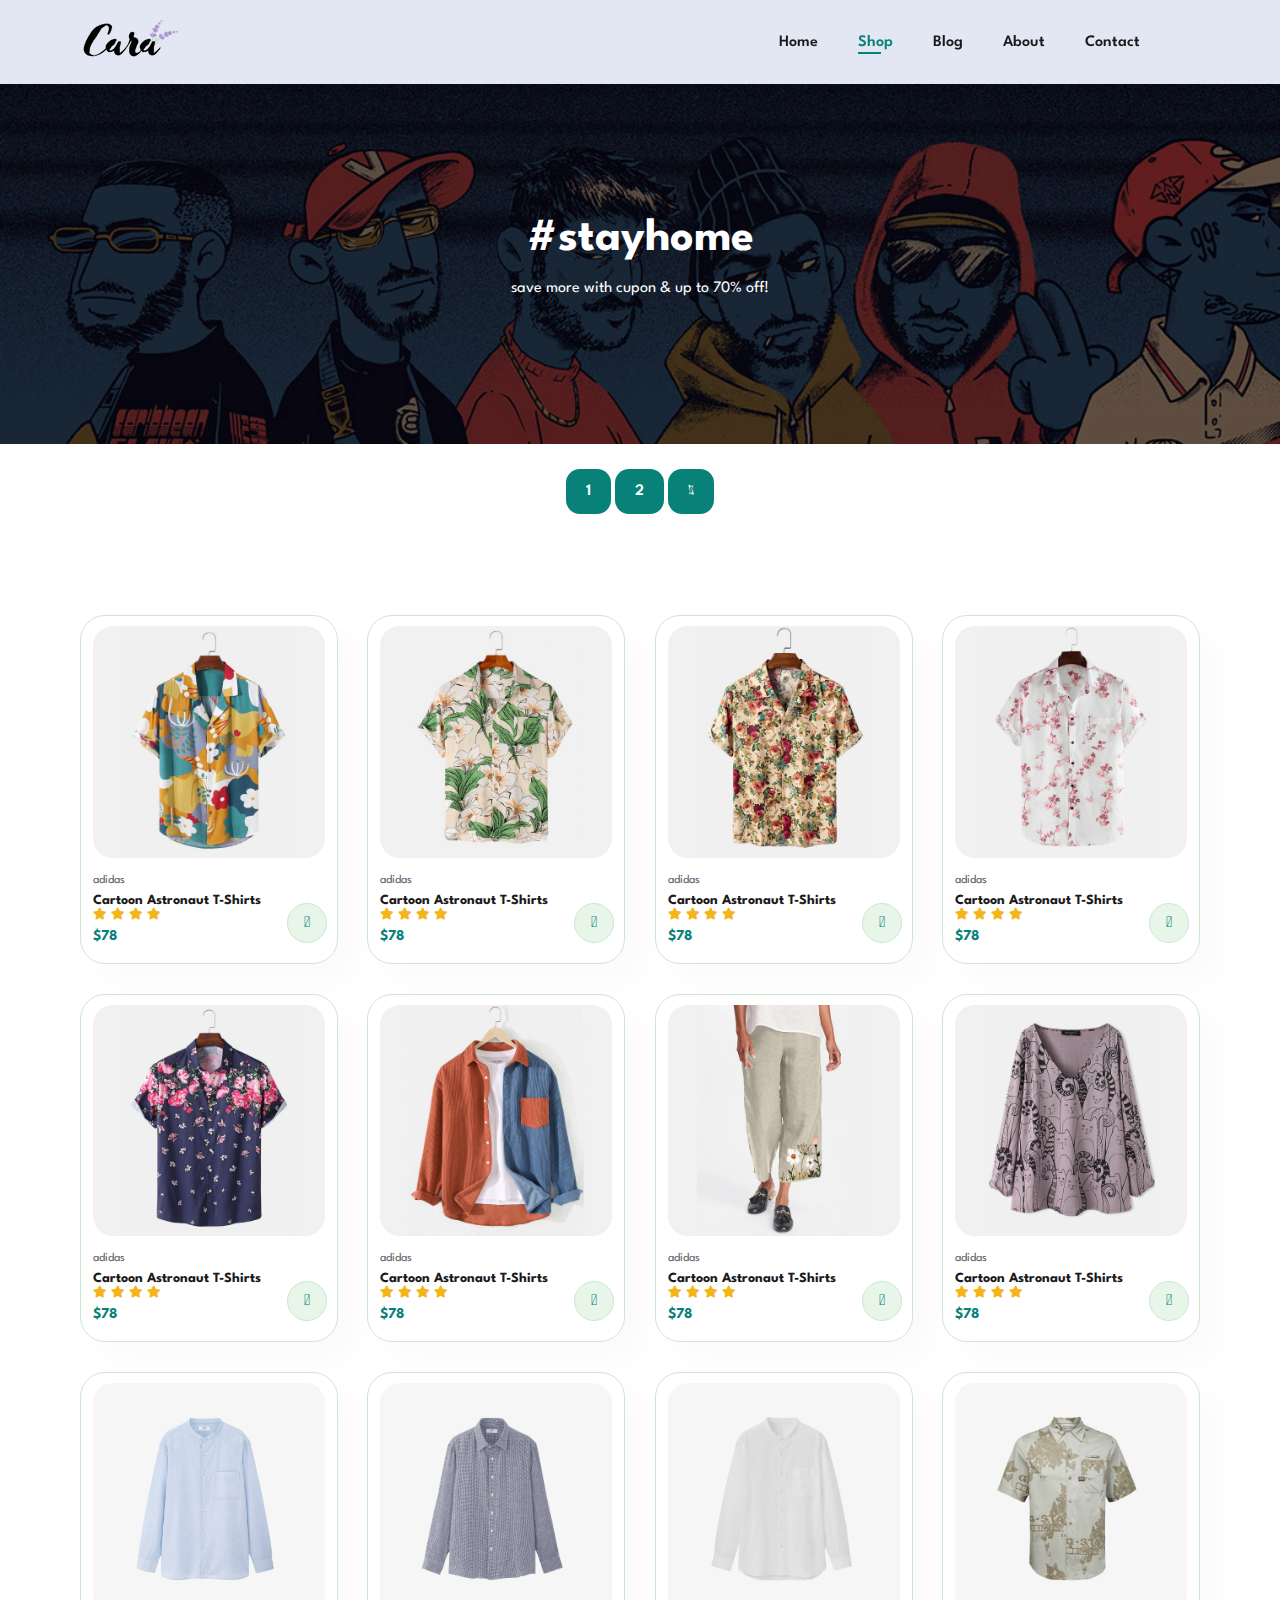
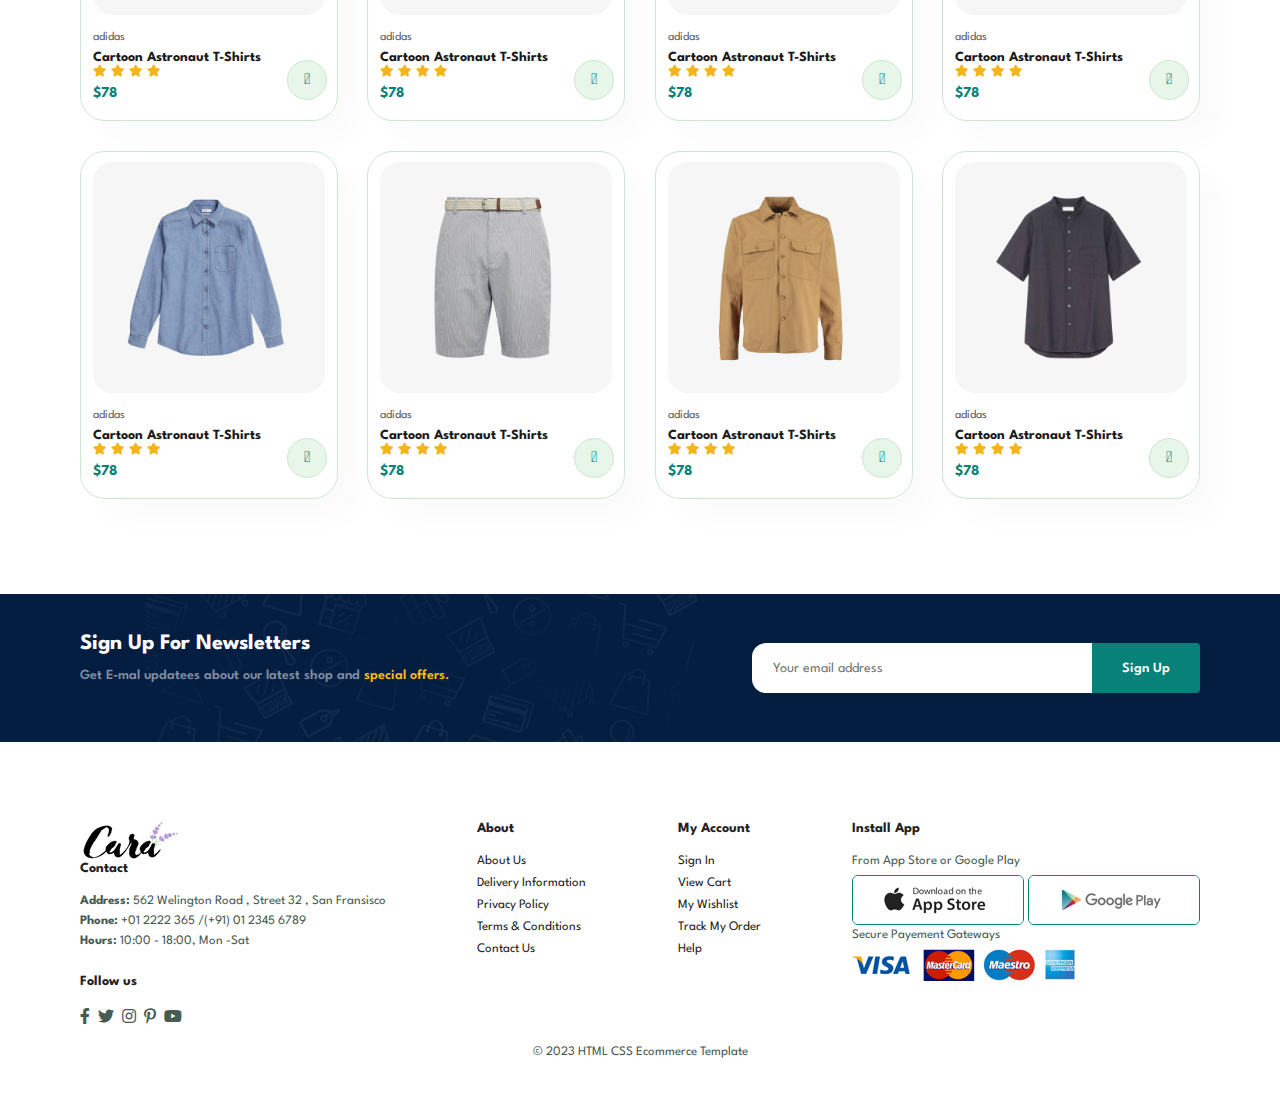
<file: shop.html>
<!DOCTYPE html>
<html lang="en">
  <head>
    <meta charset="UTF-8" />
    <meta http-equiv="X-UA-Compatible" content="IE=edge" />
    <meta name="viewport" content="width=device-width, initial-scale=1.0" />
    <title>Basic Ecommerce Site</title>
    <link
      rel="stylesheet"
      href="https://pro.fontawesome.com/releases/v5.10.0/css/all.css" />

    <link rel="stylesheet" href="style.css" />
    <!-- font awesome link -->
    <link
      rel="stylesheet"
      href="https://cdnjs.cloudflare.com/ajax/libs/font-awesome/6.4.2/css/all.min.css"
      integrity="sha512-z3gLpd7yknf1YoNbCzqRKc4qyor8gaKU1qmn+CShxbuBusANI9QpRohGBreCFkKxLhei6S9CQXFEbbKuqLg0DA=="
      crossorigin="anonymous"
      referrerpolicy="no-referrer" />
  </head>

  <body>
    <secttion id="header">
      <a href="#">
        <img src="./img/logo.png" class="logo" alt="" />
      </a>
      <div>
        <ul id="navbar">
          <li><a href="index.html">Home</a></li>
          <li><a class="active" href="shop.html">Shop</a></li>
          <li><a href="blog.html">Blog</a></li>
          <li><a href="about.html">About</a></li>
          <li><a href="contact.html">Contact</a></li>
          <li id="lg-bag">
            <a href="cart.html"><i class="fa-solid fa-bag-shopping"></i></a>
          </li>
          <a href="#" id="close">
            <i class="fa fa-times" aria-hidden="true"></i>
          </a>
        </ul>
      </div>
      <div id="mobile">
        <a href="cart.html"><i class="fa-solid fa-bag-shopping"></i></a>
        <i id="bar" class="fas fa-outdent"></i>
      </div>
    </secttion>

    <section id="page-header">
      <h2>#stayhome</h2>
      <p>save more with cupon & up to 70% off!</p>
    </section>

    <section id="pagination" class="section-p1">
      <a href="">1</a>
      <a href="">2</a>
      <a href=""><i class="fal fa-long-arrow-alt-right"></i></a>
    </section>

    <section id="product1" class="section-p1">
      <div class="pro-container">
        <div class="pro" onclick="window.location.href='sproduct.html'">
          <img src="img/products/f1.jpg" alt="" />
          <div class="des">
            <span>adidas</span>
            <h5>Cartoon Astronaut T-Shirts</h5>
            <div class="star">
              <i class="fas fa-star"></i>
              <i class="fas fa-star"></i>
              <i class="fas fa-star"></i>
              <i class="fas fa-star"></i>
            </div>
            <h4>$78</h4>
          </div>
          <a href="#"><i class="fal fa-shopping-cart cart"></i></a>
        </div>
        <div class="pro">
          <img src="img/products/f2.jpg" alt="" />
          <div class="des">
            <span>adidas</span>
            <h5>Cartoon Astronaut T-Shirts</h5>
            <div class="star">
              <i class="fas fa-star"></i>
              <i class="fas fa-star"></i>
              <i class="fas fa-star"></i>
              <i class="fas fa-star"></i>
            </div>
            <h4>$78</h4>
          </div>
          <a href="#"><i class="fal fa-shopping-cart cart"></i></a>
        </div>
        <div class="pro">
          <img src="img/products/f3.jpg" alt="" />
          <div class="des">
            <span>adidas</span>
            <h5>Cartoon Astronaut T-Shirts</h5>
            <div class="star">
              <i class="fas fa-star"></i>
              <i class="fas fa-star"></i>
              <i class="fas fa-star"></i>
              <i class="fas fa-star"></i>
            </div>
            <h4>$78</h4>
          </div>
          <a href="#"><i class="fal fa-shopping-cart cart"></i></a>
        </div>
        <div class="pro">
          <img src="img/products/f4.jpg" alt="" />
          <div class="des">
            <span>adidas</span>
            <h5>Cartoon Astronaut T-Shirts</h5>
            <div class="star">
              <i class="fas fa-star"></i>
              <i class="fas fa-star"></i>
              <i class="fas fa-star"></i>
              <i class="fas fa-star"></i>
            </div>
            <h4>$78</h4>
          </div>
          <a href="#"><i class="fal fa-shopping-cart cart"></i></a>
        </div>
        <div class="pro">
          <img src="img/products/f5.jpg" alt="" />
          <div class="des">
            <span>adidas</span>
            <h5>Cartoon Astronaut T-Shirts</h5>
            <div class="star">
              <i class="fas fa-star"></i>
              <i class="fas fa-star"></i>
              <i class="fas fa-star"></i>
              <i class="fas fa-star"></i>
            </div>
            <h4>$78</h4>
          </div>
          <a href="#"><i class="fal fa-shopping-cart cart"></i></a>
        </div>
        <div class="pro">
          <img src="img/products/f6.jpg" alt="" />
          <div class="des">
            <span>adidas</span>
            <h5>Cartoon Astronaut T-Shirts</h5>
            <div class="star">
              <i class="fas fa-star"></i>
              <i class="fas fa-star"></i>
              <i class="fas fa-star"></i>
              <i class="fas fa-star"></i>
            </div>
            <h4>$78</h4>
          </div>
          <a href="#"><i class="fal fa-shopping-cart cart"></i></a>
        </div>
        <div class="pro">
          <img src="img/products/f7.jpg" alt="" />
          <div class="des">
            <span>adidas</span>
            <h5>Cartoon Astronaut T-Shirts</h5>
            <div class="star">
              <i class="fas fa-star"></i>
              <i class="fas fa-star"></i>
              <i class="fas fa-star"></i>
              <i class="fas fa-star"></i>
            </div>
            <h4>$78</h4>
          </div>
          <a href="#"><i class="fal fa-shopping-cart cart"></i></a>
        </div>
        <div class="pro">
          <img src="img/products/f8.jpg" alt="" />
          <div class="des">
            <span>adidas</span>
            <h5>Cartoon Astronaut T-Shirts</h5>
            <div class="star">
              <i class="fas fa-star"></i>
              <i class="fas fa-star"></i>
              <i class="fas fa-star"></i>
              <i class="fas fa-star"></i>
            </div>
            <h4>$78</h4>
          </div>
          <a href="#"><i class="fal fa-shopping-cart cart"></i></a>
        </div>

        <div class="pro">
          <img src="img/products/n1.jpg" alt="" />
          <div class="des">
            <span>adidas</span>
            <h5>Cartoon Astronaut T-Shirts</h5>
            <div class="star">
              <i class="fas fa-star"></i>
              <i class="fas fa-star"></i>
              <i class="fas fa-star"></i>
              <i class="fas fa-star"></i>
            </div>
            <h4>$78</h4>
          </div>
          <a href="#"><i class="fal fa-shopping-cart cart"></i></a>
        </div>
        <div class="pro">
          <img src="img/products/n2.jpg" alt="" />
          <div class="des">
            <span>adidas</span>
            <h5>Cartoon Astronaut T-Shirts</h5>
            <div class="star">
              <i class="fas fa-star"></i>
              <i class="fas fa-star"></i>
              <i class="fas fa-star"></i>
              <i class="fas fa-star"></i>
            </div>
            <h4>$78</h4>
          </div>
          <a href="#"><i class="fal fa-shopping-cart cart"></i></a>
        </div>
        <div class="pro">
          <img src="img/products/n3.jpg" alt="" />
          <div class="des">
            <span>adidas</span>
            <h5>Cartoon Astronaut T-Shirts</h5>
            <div class="star">
              <i class="fas fa-star"></i>
              <i class="fas fa-star"></i>
              <i class="fas fa-star"></i>
              <i class="fas fa-star"></i>
            </div>
            <h4>$78</h4>
          </div>
          <a href="#"><i class="fal fa-shopping-cart cart"></i></a>
        </div>
        <div class="pro">
          <img src="img/products/n4.jpg" alt="" />
          <div class="des">
            <span>adidas</span>
            <h5>Cartoon Astronaut T-Shirts</h5>
            <div class="star">
              <i class="fas fa-star"></i>
              <i class="fas fa-star"></i>
              <i class="fas fa-star"></i>
              <i class="fas fa-star"></i>
            </div>
            <h4>$78</h4>
          </div>
          <a href="#"><i class="fal fa-shopping-cart cart"></i></a>
        </div>
        <div class="pro">
          <img src="img/products/n5.jpg" alt="" />
          <div class="des">
            <span>adidas</span>
            <h5>Cartoon Astronaut T-Shirts</h5>
            <div class="star">
              <i class="fas fa-star"></i>
              <i class="fas fa-star"></i>
              <i class="fas fa-star"></i>
              <i class="fas fa-star"></i>
            </div>
            <h4>$78</h4>
          </div>
          <a href="#"><i class="fal fa-shopping-cart cart"></i></a>
        </div>
        <div class="pro">
          <img src="img/products/n6.jpg" alt="" />
          <div class="des">
            <span>adidas</span>
            <h5>Cartoon Astronaut T-Shirts</h5>
            <div class="star">
              <i class="fas fa-star"></i>
              <i class="fas fa-star"></i>
              <i class="fas fa-star"></i>
              <i class="fas fa-star"></i>
            </div>
            <h4>$78</h4>
          </div>
          <a href="#"><i class="fal fa-shopping-cart cart"></i></a>
        </div>
        <div class="pro">
          <img src="img/products/n7.jpg" alt="" />
          <div class="des">
            <span>adidas</span>
            <h5>Cartoon Astronaut T-Shirts</h5>
            <div class="star">
              <i class="fas fa-star"></i>
              <i class="fas fa-star"></i>
              <i class="fas fa-star"></i>
              <i class="fas fa-star"></i>
            </div>
            <h4>$78</h4>
          </div>
          <a href="#"><i class="fal fa-shopping-cart cart"></i></a>
        </div>
        <div class="pro">
          <img src="img/products/n8.jpg" alt="" />
          <div class="des">
            <span>adidas</span>
            <h5>Cartoon Astronaut T-Shirts</h5>
            <div class="star">
              <i class="fas fa-star"></i>
              <i class="fas fa-star"></i>
              <i class="fas fa-star"></i>
              <i class="fas fa-star"></i>
            </div>
            <h4>$78</h4>
          </div>
          <a href="#"><i class="fal fa-shopping-cart cart"></i></a>
        </div>
      </div>
    </section>

    <section id="newsletter" class="section-p1 section-m1">
      <div class="newstext">
        <h4>Sign Up For Newsletters</h4>
        <p>
          Get E-mal updatees about our latest shop and<span>
            special offers.</span
          >
        </p>
      </div>
      <div class="form">
        <input type="text" placeholder="Your email address" />
        <button class="noraml">Sign Up</button>
      </div>
    </section>

    <footer class="section-p1">
      <div class="col">
        <img class="logo" src="img/logo.png" alt="" />
        <h4>Contact</h4>
        <p>
          <strong>Address:</strong> 562 Welington Road , Street 32 , San
          Fransisco
        </p>
        <p><strong>Phone:</strong> +01 2222 365 /(+91) 01 2345 6789</p>
        <p><strong>Hours:</strong> 10:00 - 18:00, Mon -Sat</p>
        <div class="follow">
          <h4>Follow us</h4>
          <div class="icon">
            <i class="fab fa-facebook-f"></i>
            <i class="fab fa-twitter"></i>
            <i class="fab fa-instagram"></i>
            <i class="fab fa-pinterest-p"></i>
            <i class="fab fa-youtube"></i>
          </div>
        </div>
      </div>

      <div class="col">
        <h4>About</h4>
        <a href="#">About Us</a>
        <a href="#">Delivery Information</a>
        <a href="#">Privacy Policy</a>
        <a href="#">Terms & Conditions</a>
        <a href="#">Contact Us</a>
      </div>

      <div class="col">
        <h4>My Account</h4>
        <a href="#">Sign In</a>
        <a href="#">View Cart</a>
        <a href="#">My Wishlist</a>
        <a href="#">Track My Order</a>
        <a href="#">Help</a>
      </div>

      <div class="col install">
        <h4>Install App</h4>
        <p>From App Store or Google Play</p>
        <div class="row">
          <img src="img/pay/app.jpg" alt="" />
          <img src="img/pay/play.jpg" alt="" />
        </div>
        <p>Secure Payement Gateways</p>
        <img src="img/pay/pay.png" alt="" />
      </div>

      <div class="copyright">
        <p><span>&copy;</span> 2023 HTML CSS Ecommerce Template</p>
      </div>
    </footer>

    <script src="script.js"></script>
  </body>
</html>
</file>
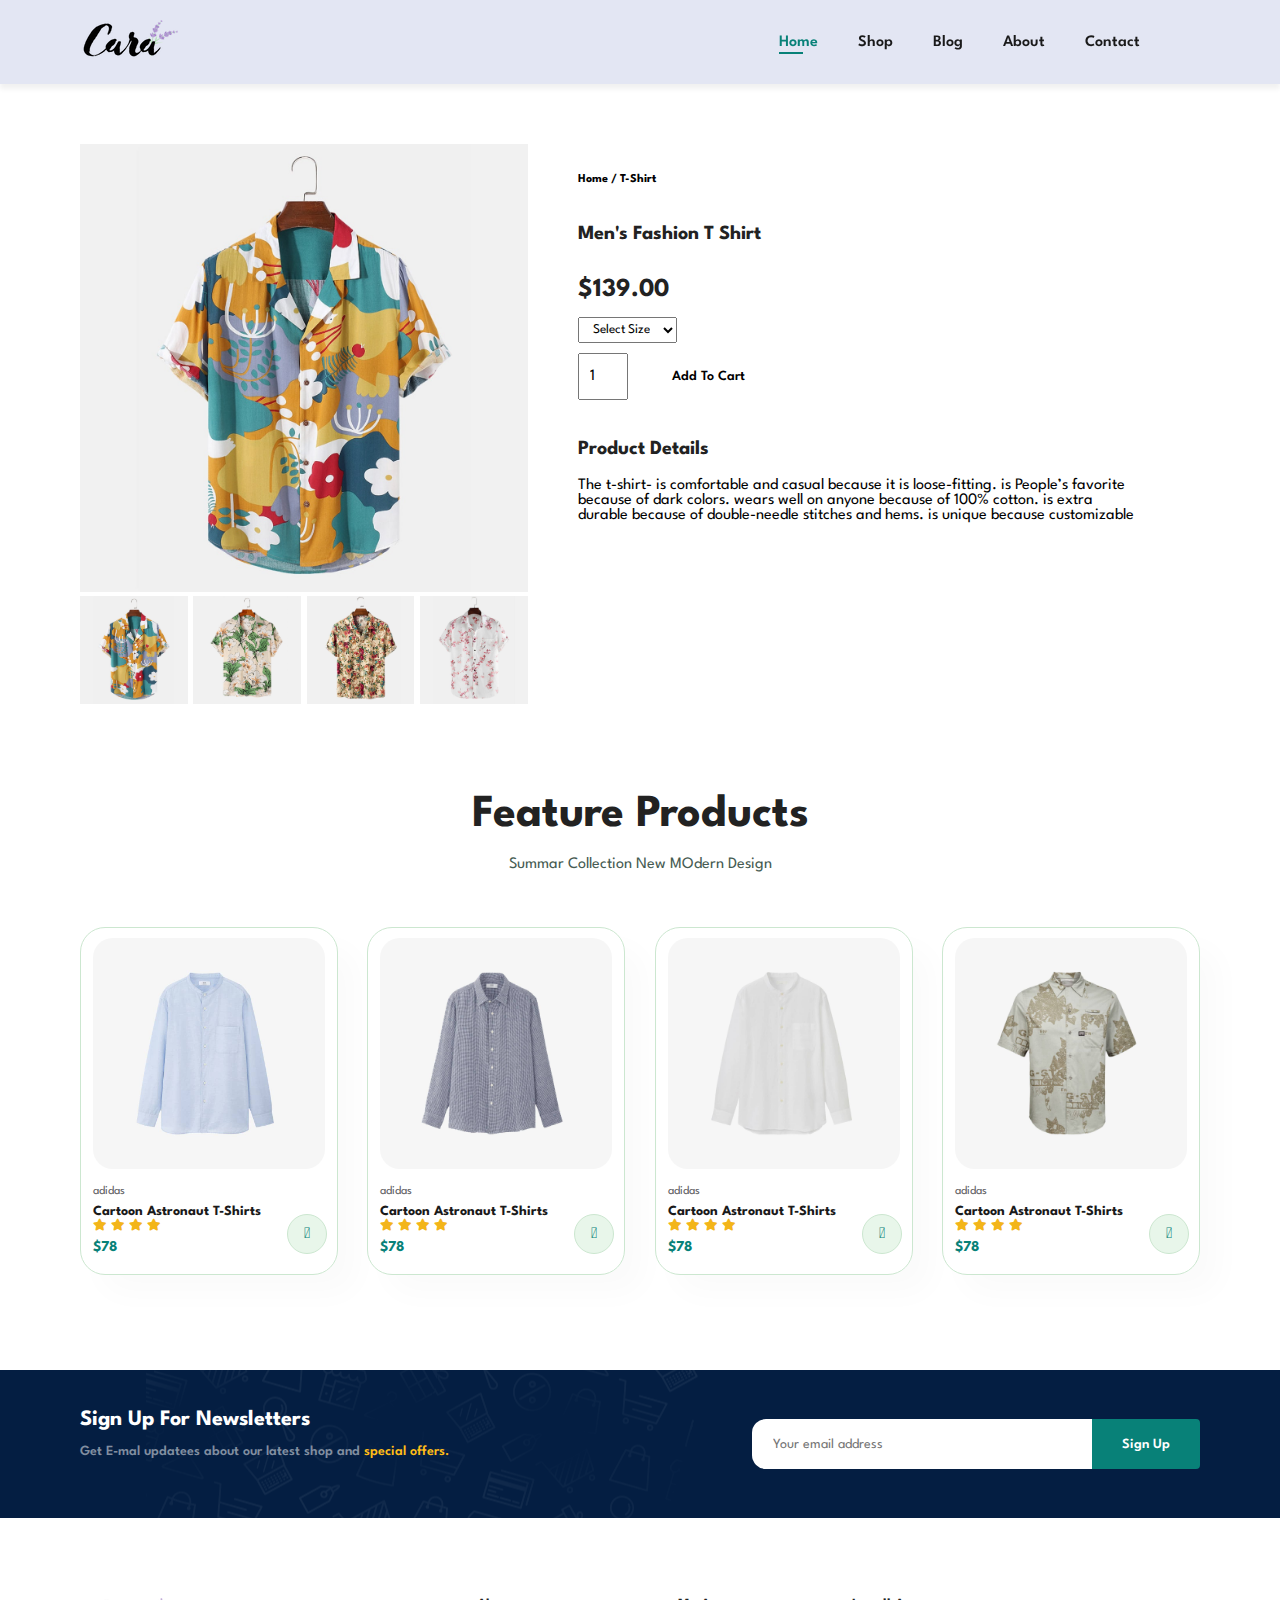
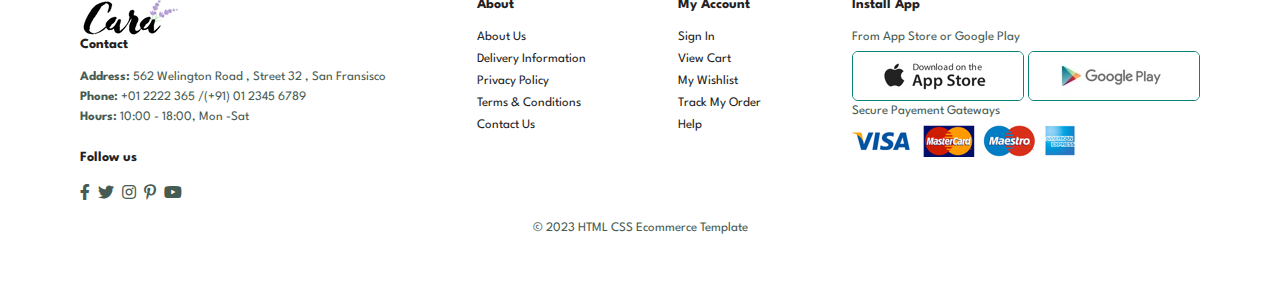
<file: sproduct.html>
<!DOCTYPE html>
<html lang="en">
  <head>
    <meta charset="UTF-8" />
    <meta http-equiv="X-UA-Compatible" content="IE=edge" />
    <meta name="viewport" content="width=device-width, initial-scale=1.0" />
    <title>Basic Ecommerce Site</title>
    <link
      rel="stylesheet"
      href="https://pro.fontawesome.com/releases/v5.10.0/css/all.css" />

    <link rel="stylesheet" href="style.css" />
    <!-- font awesome link -->
    <link
      rel="stylesheet"
      href="https://cdnjs.cloudflare.com/ajax/libs/font-awesome/6.4.2/css/all.min.css"
      integrity="sha512-z3gLpd7yknf1YoNbCzqRKc4qyor8gaKU1qmn+CShxbuBusANI9QpRohGBreCFkKxLhei6S9CQXFEbbKuqLg0DA=="
      crossorigin="anonymous"
      referrerpolicy="no-referrer" />
  </head>

  <body>
    <secttion id="header">
      <a href="#">
        <img src="./img/logo.png" class="logo" alt="" />
      </a>
      <div>
        <ul id="navbar">
          <li><a class="active" href="index.html">Home</a></li>
          <li><a href="shop.html">Shop</a></li>
          <li><a href="blog.html">Blog</a></li>
          <li><a href="about.html">About</a></li>
          <li><a href="contact.html">Contact</a></li>
          <li id="lg-bag">
            <a href="cart.html"><i class="fa-solid fa-bag-shopping"></i></a>
          </li>
          <a href="#" id="close">
            <i class="fa fa-times" aria-hidden="true"></i>
          </a>
        </ul>
      </div>
      <div id="mobile">
        <a href="cart.html"><i class="fa-solid fa-bag-shopping"></i></a>
        <i id="bar" class="fas fa-outdent"></i>
      </div>
    </secttion>

    <section id="prodetails" class="section-p1">
      <div class="single-pro-image">
        <img src="img/products/f1.jpg" width="100%" id="MainImg" alt="" />
        <div class="small-image-group">
          <div class="small-img-col">
            <img
              src="img/products/f1.jpg"
              width="100%"
              class="SmallImg"
              alt="" />
          </div>
          <div class="small-img-col">
            <img
              src="img/products/f2.jpg"
              width="100%"
              class="SmallImg"
              alt="" />
          </div>
          <div class="small-img-col">
            <img
              src="img/products/f3.jpg"
              width="100%"
              class="SmallImg"
              alt="" />
          </div>
          <div class="small-img-col">
            <img
              src="img/products/f4.jpg"
              width="100%"
              class="SmallImg"
              alt="" />
          </div>
        </div>
      </div>

      <div class="single-pro-details">
        <h6>Home / T-Shirt</h6>
        <h4>Men's Fashion T Shirt</h4>
        <h2>$139.00</h2>
        <select>
          <option>Select Size</option>
          <option>XL</option>
          <option>XXL</option>
          <option>Small</option>
          <option>Large</option>
        </select>
        <input type="number" value="1" />
        <button class="noraml">Add To Cart</button>
        <h4>Product Details</h4>
        <span
          >The t-shirt- is comfortable and casual because it is loose-fitting.
          is People’s favorite because of dark colors. wears well on anyone
          because of 100% cotton. is extra durable because of double-needle
          stitches and hems. is unique because customizable</span
        >
      </div>
    </section>

    <section id="product1" class="section-p1">
      <h2>Feature Products</h2>
      <p>Summar Collection New MOdern Design</p>
      <div class="pro-container">
        <div class="pro">
          <img src="img/products/n1.jpg" alt="" />
          <div class="des">
            <span>adidas</span>
            <h5>Cartoon Astronaut T-Shirts</h5>
            <div class="star">
              <i class="fas fa-star"></i>
              <i class="fas fa-star"></i>
              <i class="fas fa-star"></i>
              <i class="fas fa-star"></i>
            </div>
            <h4>$78</h4>
          </div>
          <a href="#"><i class="fal fa-shopping-cart cart"></i></a>
        </div>
        <div class="pro">
          <img src="img/products/n2.jpg" alt="" />
          <div class="des">
            <span>adidas</span>
            <h5>Cartoon Astronaut T-Shirts</h5>
            <div class="star">
              <i class="fas fa-star"></i>
              <i class="fas fa-star"></i>
              <i class="fas fa-star"></i>
              <i class="fas fa-star"></i>
            </div>
            <h4>$78</h4>
          </div>
          <a href="#"><i class="fal fa-shopping-cart cart"></i></a>
        </div>
        <div class="pro">
          <img src="img/products/n3.jpg" alt="" />
          <div class="des">
            <span>adidas</span>
            <h5>Cartoon Astronaut T-Shirts</h5>
            <div class="star">
              <i class="fas fa-star"></i>
              <i class="fas fa-star"></i>
              <i class="fas fa-star"></i>
              <i class="fas fa-star"></i>
            </div>
            <h4>$78</h4>
          </div>
          <a href="#"><i class="fal fa-shopping-cart cart"></i></a>
        </div>
        <div class="pro">
          <img src="img/products/n4.jpg" alt="" />
          <div class="des">
            <span>adidas</span>
            <h5>Cartoon Astronaut T-Shirts</h5>
            <div class="star">
              <i class="fas fa-star"></i>
              <i class="fas fa-star"></i>
              <i class="fas fa-star"></i>
              <i class="fas fa-star"></i>
            </div>
            <h4>$78</h4>
          </div>
          <a href="#"><i class="fal fa-shopping-cart cart"></i></a>
        </div>
      </div>
    </section>

    <section id="newsletter" class="section-p1 section-m1">
      <div class="newstext">
        <h4>Sign Up For Newsletters</h4>
        <p>
          Get E-mal updatees about our latest shop and<span>
            special offers.</span
          >
        </p>
      </div>
      <div class="form">
        <input type="text" placeholder="Your email address" />
        <button class="noraml">Sign Up</button>
      </div>
    </section>

    <footer class="section-p1">
      <div class="col">
        <img class="logo" src="img/logo.png" alt="" />
        <h4>Contact</h4>
        <p>
          <strong>Address:</strong> 562 Welington Road , Street 32 , San
          Fransisco
        </p>
        <p><strong>Phone:</strong> +01 2222 365 /(+91) 01 2345 6789</p>
        <p><strong>Hours:</strong> 10:00 - 18:00, Mon -Sat</p>
        <div class="follow">
          <h4>Follow us</h4>
          <div class="icon">
            <i class="fab fa-facebook-f"></i>
            <i class="fab fa-twitter"></i>
            <i class="fab fa-instagram"></i>
            <i class="fab fa-pinterest-p"></i>
            <i class="fab fa-youtube"></i>
          </div>
        </div>
      </div>

      <div class="col">
        <h4>About</h4>
        <a href="#">About Us</a>
        <a href="#">Delivery Information</a>
        <a href="#">Privacy Policy</a>
        <a href="#">Terms & Conditions</a>
        <a href="#">Contact Us</a>
      </div>

      <div class="col">
        <h4>My Account</h4>
        <a href="#">Sign In</a>
        <a href="#">View Cart</a>
        <a href="#">My Wishlist</a>
        <a href="#">Track My Order</a>
        <a href="#">Help</a>
      </div>

      <div class="col install">
        <h4>Install App</h4>
        <p>From App Store or Google Play</p>
        <div class="row">
          <img src="img/pay/app.jpg" alt="" />
          <img src="img/pay/play.jpg" alt="" />
        </div>
        <p>Secure Payement Gateways</p>
        <img src="img/pay/pay.png" alt="" />
      </div>

      <div class="copyright">
        <p><span>&copy;</span> 2023 HTML CSS Ecommerce Template</p>
      </div>
    </footer>

    <script>
      var MainImg = document.getElementById("MainImg");
      var smallimg = document.getElementsByClassName("SmallImg");

      smallimg[0].onclick = function () {
        MainImg.src = smallimg[0].src;
      };
      smallimg[1].onclick = function () {
        MainImg.src = smallimg[1].src;
      };
      smallimg[2].onclick = function () {
        MainImg.src = smallimg[2].src;
      };
      smallimg[3].onclick = function () {
        MainImg.src = smallimg[3].src;
      };
    </script>

    <script src="script.js"></script>
  </body>
</html>
</file>
<file: style.css>
@import url("https://fonts.googleapis.com/css2?family=Spartan:wght@100;200;300;400;500;600;700;800;900&display=swap");
* {
    margin: 0;
    padding: 0;
    box-sizing: border-box;
    font-family: "Spartan", sans-serif;
}

html {
    scroll-behavior: smooth;
}


/* Global Styles */

h1 {
    font-size: 50px;
    line-height: 64px;
    color: #222;
}

h2 {
    font-size: 46px;
    line-height: 54px;
    color: #222;
}

h4 {
    font-size: 20px;
    color: #222;
}

h6 {
    font-weight: 700;
    font-size: 12px;
}

p {
    font-size: 16px;
    color: #465b52;
    margin: 15px 0 20px 0;
}

button.noraml {
    font-size: 14px;
    font-weight: 600;
    padding: 15px 30px;
    color: #000;
    background-color: #fff;
    border-radius: 4px;
    cursor: pointer;
    border: none;
    outline: none;
    transition: 0.2s;
}

button.white {
    font-size: 13px;
    font-weight: 600;
    padding: 11px 18px;
    color: #fff;
    background-color: transparent;
    cursor: pointer;
    border: 1px solid #fff;
    outline: none;
    transition: 0.2s;
}

.section-p1 {
    padding: 40px 80px;
}

.section-m1 {
    margin: 40px 0;
}

body {
    width: 100%;
}


/* Header start */

#header {
    display: flex;
    align-items: center;
    justify-content: space-between;
    padding: 20px 80px;
    background-color: #E3E6F3;
    box-shadow: 0 5px 5px rgba(0, 0, 0, 0.06);
    z-index: 999;
    position: sticky;
    top: 0;
    left: 0;
}

#navbar {
    display: flex;
    align-items: center;
    justify-content: ecnter;
}

#navbar li {
    list-style-type: none;
    padding: 0 20px;
    position: relative;
}

#navbar a {
    text-decoration: none;
    font-size: 16px;
    font-weight: 600;
    color: #1a1a1a;
    transition: 0.03 ease;
}

#navbar li a.active,
#navbar li a:hover {
    color: #088178;
}

#navbar li a:hover::after {
    content: "";
    /*must*/
    width: 30%;
    height: 2px;
    background-color: #088178;
    position: absolute;
    bottom: -4px;
    left: 20px;
    color: #088178;
}

#mobile a i {
    color: black;
}

#mobile {
    display: none;
    align-items: center;
}

#close {
    display: none;
}


/* pseudo class need add relative to paraent tag */

#navbar li a.active::after {
    content: "";
    /*must*/
    width: 30%;
    height: 2px;
    background-color: #088178;
    position: absolute;
    bottom: -4px;
    left: 20px;
}


/* Hero section */

#hero {
    background-image: url('img/hero4.png');
    height: 90vh;
    width: 100%;
    background-size: cover;
    background-position: top 25% right 0;
    padding: 0 80px;
    display: flex;
    align-items: flex-start;
    flex-direction: column;
    justify-content: center;
}

#hero h4 {
    padding-bottom: 15px;
}

#hero h1 {
    color: #088178;
}

#hero button {
    background-image: url('img/button.png');
    background-color: transparent;
    border: 0;
    color: #088178;
    padding: 14px 80px 14px 65px;
    background-repeat: no-repeat;
    cursor: pointer;
    font-weight: 700;
    font-size: 15px;
}


/* feature */

#feature {
    display: flex;
    flex-wrap: wrap;
    align-items: center;
    justify-content: space-between;
}

#feature .fe-box img {
    width: 100%;
    margin-bottom: 10px;
}

#feature .fe-box {
    width: 180px;
    text-align: center;
    padding: 25px 15px;
    box-shadow: 20px 20px 34px rgba(0, 0, 0, 0.03);
    border: 1px solid #cce7d0;
    border-radius: 4px;
    margin: 15px 0;
}

#feature .fe-box:hover {
    box-shadow: 10px 10px 54px rgba(70, 62, 221, 0.1);
}

#feature .fe-box h6 {
    display: inline-block;
    padding: 9px 8px 6px 8px;
    line-height: 1;
    border-radius: 4px;
    color: #088178;
    background-color: #fddde4;
}

#feature .fe-box:nth-child(2) h6 {
    background-color: #cdebbc;
}

#feature .fe-box:nth-child(3) h6 {
    background-color: #d1e8f2;
}

#feature .fe-box:nth-child(4) h6 {
    background-color: #cdd4f8;
}

#feature .fe-box:nth-child(5) h6 {
    background-color: #f6dbf6;
}

#feature .fe-box:nth-child(6) h6 {
    background-color: #fff2e5;
}


/* product */

#product1 {
    text-align: center;
}

#product1 .pro-container {
    display: flex;
    justify-content: space-between;
    padding-top: 20px;
    flex-wrap: wrap;
}

#product1 .pro {
    width: 23%;
    min-width: 250px;
    padding: 10px 12px;
    border: 1px solid #cce7d0;
    border-radius: 25px;
    cursor: pointer;
    box-shadow: 20px 20px 30px rgba(0, 0, 0, 0.02);
    margin: 15px 0;
    transition: 0.2s ease;
    position: relative;
}

#product1 .pro:hover {
    box-shadow: 20px 20px 30px rgba(0, 0, 0, 0.06);
}

#product1 .pro img {
    width: 100%;
    border-radius: 20px;
}

#product1 .pro .des {
    text-align: start;
    padding: 10px 0;
}

#product1 .pro .des span {
    color: #606063;
    font-size: 12px;
}

#product1 .pro .des h5 {
    padding-top: 7px;
    color: #1a1a1a;
    font-size: 14px;
}

#product1 .pro .des i {
    font-size: 12px;
    color: rgb(243, 181, 25);
}

#product1 .pro .des h4 {
    padding-top: 7px;
    font-size: 15px;
    font-weight: 700;
    color: #088178;
}

#product1 .pro .cart {
    width: 40px;
    height: 40px;
    line-height: 40px;
    border-radius: 50px;
    background-color: #e8f6ea;
    font-weight: 500;
    color: #088178;
    border: 1px solid #cce7d0;
    position: absolute;
    bottom: 20px;
    right: 10px;
}


/* banner */

#banner {
    display: flex;
    flex-direction: column;
    justify-content: center;
    align-items: center;
    background-image: url('img/banner/b2.jpg');
    width: 100%;
    height: 40vh;
    background-size: cover;
    background-position: center;
}

#banner h4 {
    font-size: 16px;
    color: #fff;
}

#banner h2 {
    padding: 10px 0;
    font-size: 30px;
    color: #fff;
}

#banner h2 span {
    color: #ef3636;
}

#banner button:hover {
    background-color: #088178;
    color: #fff;
}


/* new arrivals */


/* small banner */

#sm-banner {
    display: flex;
    justify-content: space-between;
    flex-wrap: wrap;
}

#sm-banner .banner-box {
    display: flex;
    flex-direction: column;
    justify-content: center;
    align-items: flex-start;
    background-image: url('img/banner/b17.jpg');
    min-width: 650px;
    height: 50vh;
    background-size: cover;
    background-position: center;
    padding: 30px;
}

#sm-banner .banner-box2 {
    background-image: url('img/banner/b10.jpg');
}

#sm-banner h4 {
    color: #fff;
    font-size: 20px;
    font-weight: 300;
}

#sm-banner h2 {
    color: #fff;
    font-size: 28px;
    font-weight: 800;
}

#sm-banner span {
    color: #fff;
    font-size: 14px;
    font-weight: 500;
    padding-bottom: 15px;
}

#sm-banner .banner-box:hover button {
    background-color: #088178;
    border: 1px solid #088178;
}


/* other banners */

#banner3 {
    display: flex;
    justify-content: space-between;
    flex-wrap: wrap;
    padding: 0 80px;
}

#banner3 .banner-box {
    display: flex;
    flex-direction: column;
    justify-content: center;
    align-items: flex-start;
    background-image: url('img/banner/b7.jpg');
    min-width: 30%;
    height: 30vh;
    background-size: cover;
    background-position: center;
    padding: 20px;
    margin-bottom: 20px;
}

#banner3 .banner-box2 {
    background-image: url('img/banner/b4.jpg');
}

#banner3 .banner-box3 {
    background-image: url('img/banner/b18.jpg');
}

#banner3 h2 {
    color: #fff;
    font-weight: 900;
    font-size: 22px;
}

#banner3 h3 {
    color: #ec544e;
    font-weight: 800;
    font-size: 15px;
}


/* newletter */

#newsletter {
    display: flex;
    justify-content: space-between;
    align-items: center;
    flex-wrap: wrap;
    background-image: url('img/banner/b14.png');
    background-repeat: no-repeat;
    background-position: 20% 30%;
    background-color: #041e42;
}

#newsletter h4 {
    font-size: 22px;
    font-weight: 700;
    color: #fff;
}

#newsletter p {
    font-size: 14px;
    font-weight: 600;
    color: #818ea0;
}

#newsletter p span {
    color: #ffbd17;
}

#newsletter input {
    height: 3.125rem;
    padding: 0 1.25rem;
    font-size: 14px;
    width: 100%;
    border: 1px solid transparent;
    border-radius: 14px;
    outline: none;
    border-top-right-radius: 0;
    border-bottom-right-radius: 0;
}

#newsletter button {
    background-color: #088178;
    color: #fff;
    white-space: nowrap;
    border-top-left-radius: 0;
    border-bottom-left-radius: 0;
}

#newsletter .form {
    display: flex;
    width: 40%;
}


/* footer */

footer {
    display: flex;
    flex-wrap: wrap;
    justify-content: space-between;
}

footer .col {
    display: flex;
    flex-direction: column;
    align-items: flex-start;
    margin-bottom: 20px;
}

footer .log {
    margin-bottom: 30px;
}

footer h4 {
    font-size: 14px;
    padding-bottom: 20px;
}

footer p {
    font-size: 13px;
    margin: 0 0 8px 0;
}

footer a {
    font-size: 13px;
    text-decoration: none;
    color: #222;
    margin-bottom: 10px;
}

footer .follow {
    margin-top: 20px;
}

footer .follow i {
    color: #465b52;
    padding-right: 4px;
    cursor: pointer;
}

footer .install .row img {
    border: 1px solid #088178;
    border-radius: 6px;
}

footer .install img {
    margin-top: 10px 0 15px 0;
}

footer .follow i:hover,
footer a:hover {
    color: #088178;
}

footer .copyright {
    width: 100%;
    text-align: center;
}


/* shop page */


/* products */

#page-header {
    background-image: url('img/banner/b1.jpg');
    width: 100%;
    height: 40vh;
    background-size: cover;
    display: flex;
    justify-content: center;
    text-align: center;
    flex-direction: column;
    padding: 14px;
}

#page-header h2,
#page-header p {
    color: #fff;
}


/* pagination */

#pagination {
    text-align: center;
}

#pagination a {
    text-decoration: none;
    background-color: #088178;
    padding: 15px 20px;
    border-radius: 14px;
    color: #fff;
    font-weight: 600;
}

#pagination a i {
    font-size: 16px;
    font-weight: 600;
}


/* product page */


/* single product */

#prodetails {
    display: flex;
    margin-top: 20px;
}

#prodetails .single-pro-image {
    width: 40%;
    margin-right: 50px;
}

#prodetails .small-image-group {
    display: flex;
    justify-content: space-between;
}

.small-img-col {
    flex-basis: 24%;
    cursor: pointer;
}

#prodetails .single-pro-details {
    width: 50%;
    padding-top: 30px;
}

#prodetails .single-pro-details h4 {
    padding: 40px 0 20px 0;
}

#prodetails .single-pro-details h2 {
    font-size: 26px;
}

#prodetails .single-pro-details select {
    display: block;
    padding: 5px 10px;
    margin-bottom: 10px;
}

#prodetails .single-pro-details input {
    width: 50px;
    height: 47px;
    padding-left: 10px;
    font-size: 16px;
    margin-right: 10px;
}

#prodetails .single-pro-details input:focus {
    outline: none;
}

#prodetails.single-pro-details button {
    background-color: #088178;
    color: #fff;
}

#prodetails.single-pro-details span {
    line-height: 25px;
}


/* blog */

#page-header.blog-header {
    background-image: url('img/banner/b19.jpg');
}

#blog {
    padding: 150px 150px 0 150px;
}

#blog .blog-box {
    display: flex;
    align-items: center;
    width: 100%;
    position: relative;
    padding-bottom: 90px;
}

#blog .blog-img {
    width: 50%;
    margin-right: 40px;
}

#blog img {
    width: 100%;
    height: 300px;
    object-fit: cover;
}

#blog .blog-details {
    width: 50%;
}

#blog .blog-details a {
    text-decoration: none;
    font-size: 11px;
    color: #000;
    font-weight: 700;
    position: relative;
    transition: 0.3s;
}

#blog .blog-details a::after {
    content: "";
    width: 50px;
    height: 1px;
    background-color: #000;
    position: absolute;
    top: 4px;
    right: -60px;
}

#blog .blog-details a:hover {
    color: #088178;
}

#blog .blog-box h1 {
    position: absolute;
    top: -40px;
    left: 0;
    font-size: 70px;
    font-weight: 700;
    color: #c9cbce;
    z-index: -9;
}


/* about page */

#page-header.about-header {
    background-image: url('img/about/banner.png');
}

#about-head img {
    width: 50%;
    height: auto;
}

#about-head {
    display: flex;
    align-items: center;
}

#about-head div {
    padding-left: 40px;
}

#about-app {
    text-align: center;
}

#about-app .video {
    width: 70%;
    margin: 30px auto 0 auto;
    height: 100%;
}

#about-app .video video {
    width: 100%;
    height: 100%;
    border-radius: 20px;
}


/* contact */

#contact-details {
    display: flex;
    align-items: center;
    justify-content: space-between;
}

#contact-details .details {
    width: 40%;
}

#contact-details .details span,
#form-details form span {
    font-size: 12px;
}

#contact-details .details h2,
#form-details form h2 {
    font-size: 26px;
    line-height: 35px;
    padding: 30px 0;
}

#contact-details .details h3 {
    font-size: 16px;
    padding-bottom: 15px;
}

#contact-details .details li {
    list-style: none;
    display: flex;
    padding: 10px 0;
}

#contact-details .details li i {
    font-size: 14px;
    padding-right: 22px;
}

#contact-details .details li p {
    margin: 0;
    font-size: 14px;
}

#contact-details .map {
    width: 55%;
    height: 400px;
}

#contact-details .map iframe {
    width: 100%;
    height: 100%;
}

#form-details form {
    width: 65%;
    display: flex;
    flex-direction: column;
    align-items: flex-start;
}

#form-details form input,
#form-details form textarea {
    width: 100%;
    padding: 12px 15px;
    outline: none;
    margin-bottom: 20px;
    border: 1px solid #e1e1e1;
}

#form-details {
    display: flex;
    justify-content: center;
    padding: 80px;
    margin: 30px;
    border: 1px solid #e1e1e1;
}

#form-details form button {
    background-color: #088178;
    color: #fff;
}

#form-details .people div {
    display: flex;
    padding-bottom: 25px;
    align-items: flex-start;
    margin-left: 20px;
}

#form-details .people div img {
    width: 65px;
    height: 65px;
    object-fit: cover;
    margin-right: 15px;
}

#form-details .people div p {
    margin: 0;
    font-size: 13px;
    line-height: 25px;
}

#form-details .people div p span {
    display: block;
    font-size: 16px;
    font-weight: 600;
    color: #000;
}


/* cart page */

#cart {
    overflow-x: auto;
}

#cart table {
    width: 100%;
    border-collapse: collapse;
    table-layout: fixed;
    white-space: nowrap;
}

#cart table img {
    width: 70px;
}

#cart table td:nth-child(1) {
    width: 100px;
    text-align: center;
}

#cart table td:nth-child(2) {
    width: 150px;
    text-align: center;
}

#cart table td:nth-child(3) {
    width: 250px;
    text-align: center;
}

#cart table td:nth-child(4),
#cart table td:nth-child(5),
#cart table td:nth-child(6) {
    width: 150px;
}

#cart table td:nth-child(5) input {
    width: 70px;
    padding: 10px 5px 10px 15px;
}

#cart table thead {
    border: 1px solid #e2e9e1;
    border-left: none;
    border-right: none;
}

#cart table thead td {
    font-weight: 700;
    text-transform: uppercase;
    font-size: 13px;
    padding: 18px 0;
}

#cart table tr td {
    padding-top: 15px;
}

#cart table tbody td {
    font-size: 13px;
}

#cart-add {
    display: flex;
    justify-content: space-between;
    flex-wrap: wrap;
}

#coupn {
    width: 50%;
    margin-bottom: 30px;
}

#coupn h3,
#subtotal h3 {
    padding-bottom: 15px;
}

#coupn input {
    outline: none;
    padding: 10px 20px;
    width: 60%;
    margin-right: 10px;
    border: 1px solid #e2e9e1;
}

#coupn button,
#subtotal button {
    background-color: #088178;
    color: #fff;
    padding: 12px 20px;
}

#subtotal {
    width: 50%;
    margin-bottom: 30px;
    border: 1px solid #e2e9e1;
    padding: 30px;
}

#subtotal table {
    border-collapse: collapse;
    width: 100%;
    margin-bottom: 20px;
}

#subtotal table td {
    width: 50%;
    border: 1px solid #e2e9e1;
    padding: 10px;
    font-size: 13px;
}


/* for the tablet responsiveness */

@media(max-width:799px) {
    .section-p1 {
        padding: 40px 40px;
    }
    #navbar {
        display: flex;
        flex-direction: column;
        align-items: flex-start;
        justify-content: flex-start;
        position: fixed;
        top: 0;
        right: -300px;
        height: 100vh;
        width: 300px;
        background-color: #e3e6f3;
        box-shadow: 0 40px 60px rgba(0, 0, 0, 0.1);
        padding: 80px 0 0 10px;
        transition: 0.3s;
    }
    #navbar.active {
        right: 0;
    }
    #navbar li {
        margin-bottom: 25px;
    }
    #mobile {
        display: flex;
        align-items: center;
    }
    #mobile i {
        color: #1a1a1a;
        font-size: 24px;
        padding-left: 20px;
    }
    #close {
        position: absolute;
        top: 30px;
        left: 30px;
        color: #222;
        font-size: 24px;
    }
    #lg-bag {
        display: none;
    }
    #close {
        display: initial;
    }
    #hero {
        height: 70vh;
        padding: 0 80px;
        background-position: top 30% right 30%;
    }
    #feature {
        justify-content: center;
    }
    #feature .fe-box {
        margin: 15px 15px;
    }
    #product1 .pro-container {
        justify-content: center;
    }
    #product1 .pro {
        margin: 15px;
    }
    #banner {
        height: 20vh;
    }
    #sm-banner .banner-box {
        min-width: 100%;
        height: 30vh;
        margin-top: 10px;
    }
    #banner3 {
        padding: 0 40px;
    }
    #banner3 .banner-box {
        width: 28%;
    }
    #newsletter .form {
        width: 70%;
    }
    /* contact */
    #form-details {
        padding: 40px;
    }
    #form-details form {
        width: 50%;
    }
}

@media(max-width:477px) {
    #header {
        padding: 10px 30px;
    }
    #hero {
        padding: 0 20px;
        background-position: 55%;
    }
    h2 {
        font-size: 32px;
    }
    h1 {
        font-size: 38px;
    }
    .section-p1 {
        padding: 20px;
    }
    #feature .fe-box {
        width: 155px;
        text-align: center;
        padding: 25px 15px;
        box-shadow: 20px 20px 34px rgba(0, 0, 0, 0.03);
        border: 1px solid #cce7d0;
        border-radius: 4px;
        margin: 0px 0px 15px 0;
    }
    #feature {
        justify-content: space-between;
    }
    #product1 .pro {
        width: 100%;
    }
    #banner {
        height: 40vh;
    }
    #sm-banner .banner-box {
        height: 40vh;
    }
    #banner3 {
        padding: 0 20px;
    }
    #banner3 .banner-box {
        width: 100%;
    }
    #newsletter .form {
        width: 100%;
    }
    #newsletter {
        padding: 40px 20px;
    }
    footer .copyright {
        text-align: start;
    }
    /* single product */
    #prodetails {
        flex-direction: column;
    }
    #prodetails .single-pro-image {
        width: 100%;
        margin-right: 0px;
    }
    #prodetails .single-pro-details {
        width: 100%;
    }
    /* blog page */
    #blog {
        padding: 100px 20px 0 20px;
    }
    #blog .blog-img {
        width: 100%;
        margin-right: 0;
        margin-bottom: 30px;
    }
    #blog .blog-box {
        flex-direction: column;
        align-items: flex-start;
    }
    #blog .blog-details {
        width: 100%;
    }
    #about-head {
        flex-direction: column;
    }
    #about-head img {
        width: 100%;
        margin-bottom: 20px;
    }
    #about-head div {
        padding-left: 0px;
    }
    #about-app .video {
        width: 100%;
    }
    /* contact */
    #contact-details {
        flex-direction: column;
    }
    #contact-details .details {
        width: 100%;
        margin-bottom: 30px;
    }
    #contact-details .map {
        width: 100%;
        height: 400px;
    }
    #form-details {
        padding: 10px;
        margin: 30px 10px;
        flex-wrap: wrap;
    }
    #form-details form {
        width: 100%;
        margin-bottom: 30px;
    }
    #form-details .people div {
        margin-left: 0px;
    }
    /* cart */
    #cart-add {
        flex-direction: column;
    }
    #coupn {
        width: 100%;
    }
    #subtotal {
        width: 100%;
        padding: 20px;
    }
}
</file>
